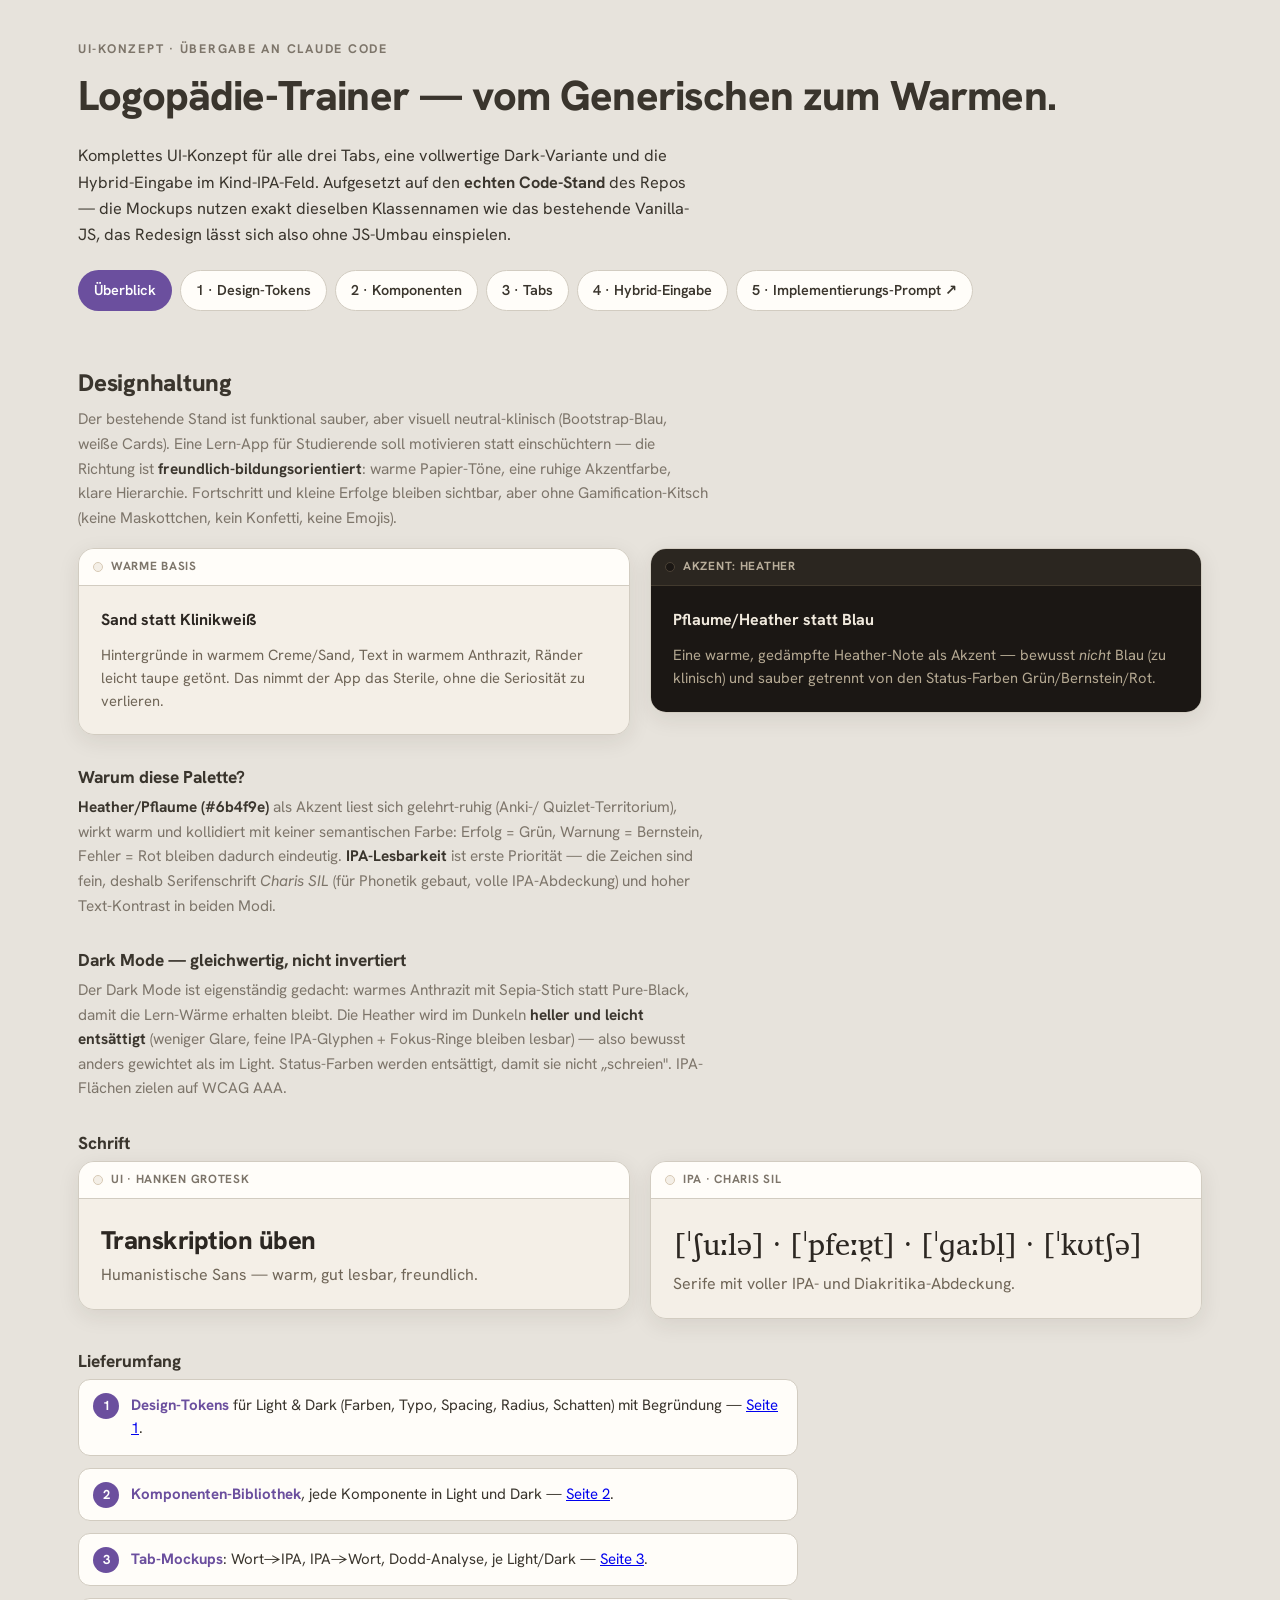
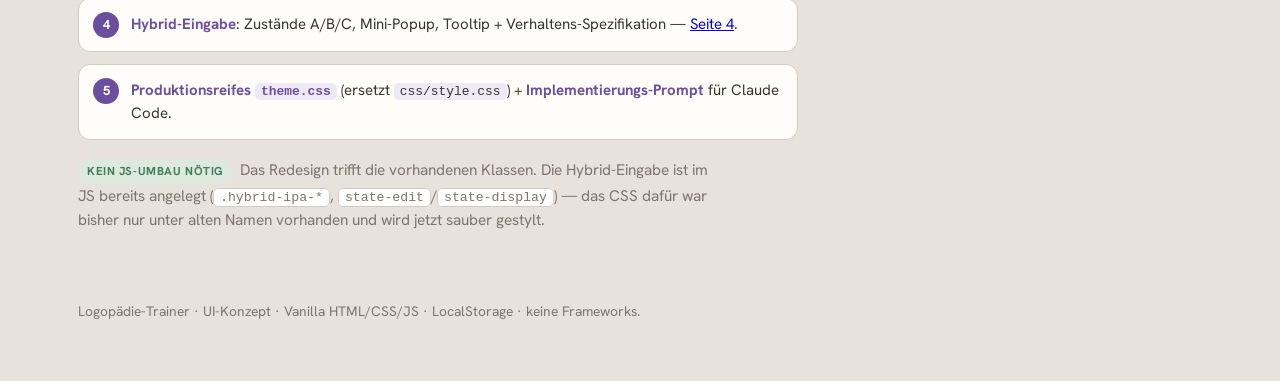
<file: design/index.html>
<!DOCTYPE html>
<html lang="de">
<head>
  <meta charset="UTF-8" />
  <meta name="viewport" content="width=device-width, initial-scale=1.0" />
  <title>Logopädie-Trainer · UI-Konzept & Mockups</title>
  <link rel="preconnect" href="https://fonts.googleapis.com" />
  <link rel="preconnect" href="https://fonts.gstatic.com" crossorigin />
  <link href="https://fonts.googleapis.com/css2?family=Charis+SIL:ital,wght@0,400;0,700;1,400&family=Hanken+Grotesk:wght@400;500;600;700;800&display=swap" rel="stylesheet" />
  <link rel="stylesheet" href="theme.css" />
  <link rel="stylesheet" href="studio.css" />
</head>
<body class="studio">
  <header class="studio-top">
    <div class="studio-kicker">UI-Konzept · Übergabe an Claude Code</div>
    <h1 class="studio-title">Logopädie-Trainer — vom Generischen zum Warmen.</h1>
    <p class="studio-lede">
      Komplettes UI-Konzept für alle drei Tabs, eine vollwertige Dark-Variante und die
      Hybrid-Eingabe im Kind-IPA-Feld. Aufgesetzt auf den <strong>echten Code-Stand</strong>
      des Repos — die Mockups nutzen exakt dieselben Klassennamen wie das bestehende
      Vanilla-JS, das Redesign lässt sich also ohne JS-Umbau einspielen.
    </p>

    <nav class="studio-nav">
      <a class="current" href="index.html">Überblick</a>
      <a href="01-tokens.html">1 · Design-Tokens</a>
      <a href="02-components.html">2 · Komponenten</a>
      <a href="03-tabs.html">3 · Tabs</a>
      <a href="04-hybrid.html">4 · Hybrid-Eingabe</a>
      <a href="IMPLEMENTATION_PROMPT.md">5 · Implementierungs-Prompt ↗</a>
    </nav>
  </header>

  <section class="mk-section">
    <h2 class="mk-h2">Designhaltung</h2>
    <p class="mk-note">
      Der bestehende Stand ist funktional sauber, aber visuell neutral-klinisch
      (Bootstrap-Blau, weiße Cards). Eine Lern-App für Studierende soll motivieren statt
      einschüchtern — die Richtung ist <strong>freundlich-bildungsorientiert</strong>:
      warme Papier-Töne, eine ruhige Akzentfarbe, klare Hierarchie. Fortschritt und
      kleine Erfolge bleiben sichtbar, aber ohne Gamification-Kitsch (keine Maskottchen,
      kein Konfetti, keine Emojis).
    </p>

    <div class="pair">
      <div class="frame">
        <div class="frame-label is-light"><span class="dot"></span>Warme Basis</div>
        <div class="demo theme-light">
          <p style="margin:0 0 12px;color:var(--text);font-weight:700;">Sand statt Klinikweiß</p>
          <p style="margin:0;color:var(--muted);font-size:.92rem;line-height:1.55;">
            Hintergründe in warmem Creme/Sand, Text in warmem Anthrazit, Ränder leicht
            taupe getönt. Das nimmt der App das Sterile, ohne die Seriosität zu verlieren.
          </p>
        </div>
      </div>
      <div class="frame">
        <div class="frame-label is-dark"><span class="dot"></span>Akzent: Heather</div>
        <div class="demo theme-dark">
          <p style="margin:0 0 12px;color:var(--text);font-weight:700;">Pflaume/Heather statt Blau</p>
          <p style="margin:0;color:var(--muted);font-size:.92rem;line-height:1.55;">
            Eine warme, gedämpfte Heather-Note als Akzent — bewusst <em>nicht</em> Blau
            (zu klinisch) und sauber getrennt von den Status-Farben Grün/Bernstein/Rot.
          </p>
        </div>
      </div>
    </div>

    <h3 class="mk-h3">Warum diese Palette?</h3>
    <p class="mk-note">
      <strong>Heather/Pflaume (#6b4f9e)</strong> als Akzent liest sich gelehrt-ruhig (Anki-/
      Quizlet-Territorium), wirkt warm und kollidiert mit keiner semantischen Farbe: Erfolg =
      Grün, Warnung = Bernstein, Fehler = Rot bleiben dadurch eindeutig. <strong>IPA-Lesbarkeit</strong>
      ist erste Priorität — die Zeichen sind fein, deshalb Serifenschrift <em>Charis SIL</em>
      (für Phonetik gebaut, volle IPA-Abdeckung) und hoher Text-Kontrast in beiden Modi.
    </p>

    <h3 class="mk-h3">Dark Mode — gleichwertig, nicht invertiert</h3>
    <p class="mk-note">
      Der Dark Mode ist eigenständig gedacht: warmes Anthrazit mit Sepia-Stich statt Pure-Black,
      damit die Lern-Wärme erhalten bleibt. Die Heather wird im Dunkeln <strong>heller und leicht
      entsättigt</strong> (weniger Glare, feine IPA-Glyphen + Fokus-Ringe bleiben lesbar) — also
      bewusst anders gewichtet als im Light. Status-Farben werden entsättigt, damit sie nicht
      „schreien". IPA-Flächen zielen auf WCAG AAA.
    </p>

    <h3 class="mk-h3">Schrift</h3>
    <div class="pair">
      <div class="frame">
        <div class="frame-label is-light"><span class="dot"></span>UI · Hanken Grotesk</div>
        <div class="demo theme-light">
          <div style="font-size:1.6rem;font-weight:800;letter-spacing:-.02em;color:var(--text);">Transkription üben</div>
          <div style="color:var(--muted);margin-top:4px;">Humanistische Sans — warm, gut lesbar, freundlich.</div>
        </div>
      </div>
      <div class="frame">
        <div class="frame-label is-light"><span class="dot"></span>IPA · Charis SIL</div>
        <div class="demo theme-light">
          <div class="ipa-text" style="font-size:1.9rem;color:var(--text);">[ˈʃuːlə] · [ˈpfeːɐ̯t] · [ˈɡaːbl̩] · [ˈkʊtʃə]</div>
          <div style="color:var(--muted);margin-top:6px;">Serife mit voller IPA- und Diakritika-Abdeckung.</div>
        </div>
      </div>
    </div>

    <h3 class="mk-h3">Lieferumfang</h3>
    <ul class="spec-list">
      <li><b>Design-Tokens</b> für Light & Dark (Farben, Typo, Spacing, Radius, Schatten) mit Begründung — <a href="01-tokens.html">Seite 1</a>.</li>
      <li><b>Komponenten-Bibliothek</b>, jede Komponente in Light und Dark — <a href="02-components.html">Seite 2</a>.</li>
      <li><b>Tab-Mockups</b>: Wort→IPA, IPA→Wort, Dodd-Analyse, je Light/Dark — <a href="03-tabs.html">Seite 3</a>.</li>
      <li><b>Hybrid-Eingabe</b>: Zustände A/B/C, Mini-Popup, Tooltip + Verhaltens-Spezifikation — <a href="04-hybrid.html">Seite 4</a>.</li>
      <li><b>Produktionsreifes <code>theme.css</code></b> (ersetzt <code>css/style.css</code>) + <b>Implementierungs-Prompt</b> für Claude Code.</li>
    </ul>

    <p class="mk-note" style="margin-top:18px;">
      <span class="mk-tag">Kein JS-Umbau nötig</span>&nbsp;
      Das Redesign trifft die vorhandenen Klassen. Die Hybrid-Eingabe ist im JS bereits
      angelegt (<code>.hybrid-ipa-*</code>, <code>state-edit</code>/<code>state-display</code>) —
      das CSS dafür war bisher nur unter alten Namen vorhanden und wird jetzt sauber gestylt.
    </p>
  </section>

  <footer class="studio-foot">
    Logopädie-Trainer · UI-Konzept · Vanilla HTML/CSS/JS · LocalStorage · keine Frameworks.
  </footer>
</body>
</html>
</file>
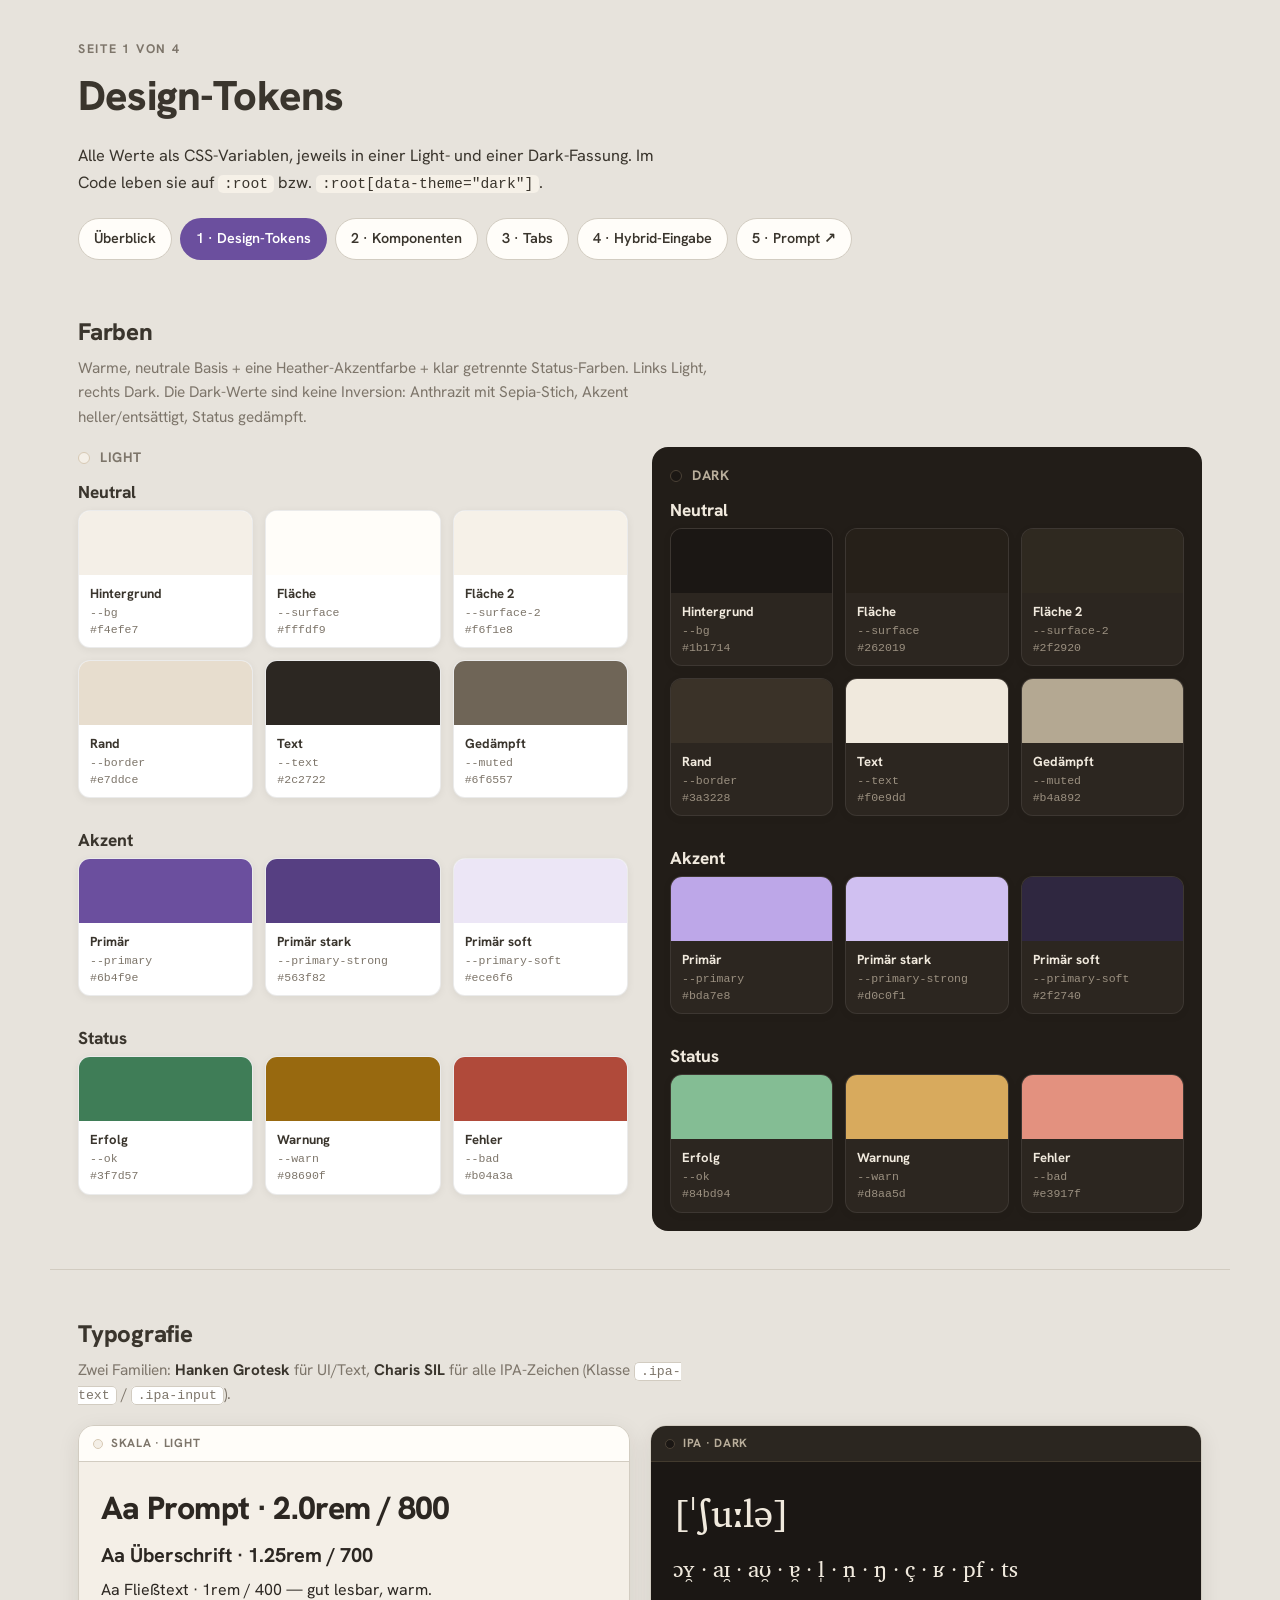
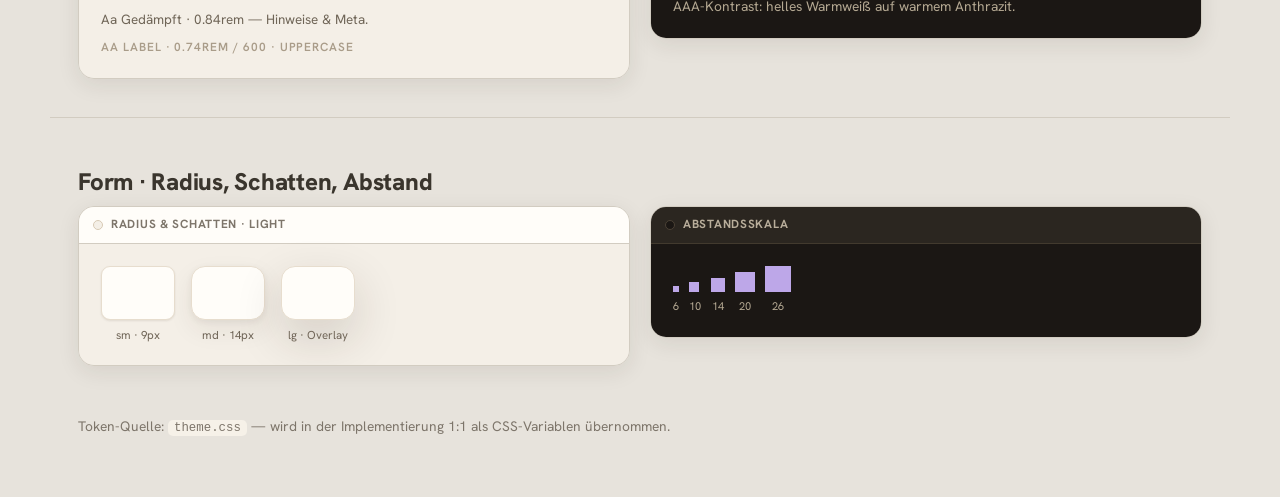
<file: design/01-tokens.html>
<!DOCTYPE html>
<html lang="de">
<head>
  <meta charset="UTF-8" />
  <meta name="viewport" content="width=device-width, initial-scale=1.0" />
  <title>1 · Design-Tokens · Logopädie-Trainer</title>
  <link rel="preconnect" href="https://fonts.googleapis.com" />
  <link rel="preconnect" href="https://fonts.gstatic.com" crossorigin />
  <link href="https://fonts.googleapis.com/css2?family=Charis+SIL:ital,wght@0,400;0,700;1,400&family=Hanken+Grotesk:wght@400;500;600;700;800&display=swap" rel="stylesheet" />
  <link rel="stylesheet" href="theme.css" />
  <link rel="stylesheet" href="studio.css" />
</head>
<body class="studio">
  <header class="studio-top">
    <div class="studio-kicker">Seite 1 von 4</div>
    <h1 class="studio-title">Design-Tokens</h1>
    <p class="studio-lede">
      Alle Werte als CSS-Variablen, jeweils in einer Light- und einer Dark-Fassung.
      Im Code leben sie auf <code>:root</code> bzw. <code>:root[data-theme="dark"]</code>.
    </p>
    <nav class="studio-nav">
      <a href="index.html">Überblick</a>
      <a class="current" href="01-tokens.html">1 · Design-Tokens</a>
      <a href="02-components.html">2 · Komponenten</a>
      <a href="03-tabs.html">3 · Tabs</a>
      <a href="04-hybrid.html">4 · Hybrid-Eingabe</a>
      <a href="IMPLEMENTATION_PROMPT.md">5 · Prompt ↗</a>
    </nav>
  </header>

  <section class="mk-section">
    <h2 class="mk-h2">Farben</h2>
    <p class="mk-note">
      Warme, neutrale Basis + eine Heather-Akzentfarbe + klar getrennte Status-Farben.
      Links Light, rechts Dark. Die Dark-Werte sind keine Inversion: Anthrazit mit Sepia-Stich,
      Akzent heller/entsättigt, Status gedämpft.
    </p>

    <div class="token-cols">
      <!-- LIGHT -->
      <div class="token-col">
        <div class="token-col-head"><span class="dot" style="width:12px;height:12px;border-radius:99px;background:#f4efe7;border:1px solid #d7c9b4;"></span> Light</div>

        <div class="mk-h3" style="margin-top:0;">Neutral</div>
        <div class="swatch-grid">
          <div class="swatch"><div class="swatch-chip" style="background:#f4efe7"></div><div class="swatch-meta"><div class="swatch-name">Hintergrund</div><div class="swatch-var">--bg</div><div class="swatch-hex">#f4efe7</div></div></div>
          <div class="swatch"><div class="swatch-chip" style="background:#fffdf9"></div><div class="swatch-meta"><div class="swatch-name">Fläche</div><div class="swatch-var">--surface</div><div class="swatch-hex">#fffdf9</div></div></div>
          <div class="swatch"><div class="swatch-chip" style="background:#f6f1e8"></div><div class="swatch-meta"><div class="swatch-name">Fläche 2</div><div class="swatch-var">--surface-2</div><div class="swatch-hex">#f6f1e8</div></div></div>
          <div class="swatch"><div class="swatch-chip" style="background:#e7ddce"></div><div class="swatch-meta"><div class="swatch-name">Rand</div><div class="swatch-var">--border</div><div class="swatch-hex">#e7ddce</div></div></div>
          <div class="swatch"><div class="swatch-chip" style="background:#2c2722"></div><div class="swatch-meta"><div class="swatch-name">Text</div><div class="swatch-var">--text</div><div class="swatch-hex">#2c2722</div></div></div>
          <div class="swatch"><div class="swatch-chip" style="background:#6f6557"></div><div class="swatch-meta"><div class="swatch-name">Gedämpft</div><div class="swatch-var">--muted</div><div class="swatch-hex">#6f6557</div></div></div>
        </div>

        <div class="mk-h3">Akzent</div>
        <div class="swatch-grid">
          <div class="swatch"><div class="swatch-chip" style="background:#6b4f9e"></div><div class="swatch-meta"><div class="swatch-name">Primär</div><div class="swatch-var">--primary</div><div class="swatch-hex">#6b4f9e</div></div></div>
          <div class="swatch"><div class="swatch-chip" style="background:#563f82"></div><div class="swatch-meta"><div class="swatch-name">Primär stark</div><div class="swatch-var">--primary-strong</div><div class="swatch-hex">#563f82</div></div></div>
          <div class="swatch"><div class="swatch-chip" style="background:#ece6f6"></div><div class="swatch-meta"><div class="swatch-name">Primär soft</div><div class="swatch-var">--primary-soft</div><div class="swatch-hex">#ece6f6</div></div></div>
        </div>

        <div class="mk-h3">Status</div>
        <div class="swatch-grid">
          <div class="swatch"><div class="swatch-chip" style="background:#3f7d57"></div><div class="swatch-meta"><div class="swatch-name">Erfolg</div><div class="swatch-var">--ok</div><div class="swatch-hex">#3f7d57</div></div></div>
          <div class="swatch"><div class="swatch-chip" style="background:#98690f"></div><div class="swatch-meta"><div class="swatch-name">Warnung</div><div class="swatch-var">--warn</div><div class="swatch-hex">#98690f</div></div></div>
          <div class="swatch"><div class="swatch-chip" style="background:#b04a3a"></div><div class="swatch-meta"><div class="swatch-name">Fehler</div><div class="swatch-var">--bad</div><div class="swatch-hex">#b04a3a</div></div></div>
        </div>
      </div>

      <!-- DARK -->
      <div class="token-col dark">
        <div class="token-col-head"><span class="dot" style="width:12px;height:12px;border-radius:99px;background:#1b1714;border:1px solid #4b4135;"></span> Dark</div>

        <div class="mk-h3" style="margin-top:0;color:#f0e9dd;">Neutral</div>
        <div class="swatch-grid">
          <div class="swatch"><div class="swatch-chip" style="background:#1b1714"></div><div class="swatch-meta"><div class="swatch-name">Hintergrund</div><div class="swatch-var">--bg</div><div class="swatch-hex">#1b1714</div></div></div>
          <div class="swatch"><div class="swatch-chip" style="background:#262019"></div><div class="swatch-meta"><div class="swatch-name">Fläche</div><div class="swatch-var">--surface</div><div class="swatch-hex">#262019</div></div></div>
          <div class="swatch"><div class="swatch-chip" style="background:#2f2920"></div><div class="swatch-meta"><div class="swatch-name">Fläche 2</div><div class="swatch-var">--surface-2</div><div class="swatch-hex">#2f2920</div></div></div>
          <div class="swatch"><div class="swatch-chip" style="background:#3a3228"></div><div class="swatch-meta"><div class="swatch-name">Rand</div><div class="swatch-var">--border</div><div class="swatch-hex">#3a3228</div></div></div>
          <div class="swatch"><div class="swatch-chip" style="background:#f0e9dd"></div><div class="swatch-meta"><div class="swatch-name">Text</div><div class="swatch-var">--text</div><div class="swatch-hex">#f0e9dd</div></div></div>
          <div class="swatch"><div class="swatch-chip" style="background:#b4a892"></div><div class="swatch-meta"><div class="swatch-name">Gedämpft</div><div class="swatch-var">--muted</div><div class="swatch-hex">#b4a892</div></div></div>
        </div>

        <div class="mk-h3" style="color:#f0e9dd;">Akzent</div>
        <div class="swatch-grid">
          <div class="swatch"><div class="swatch-chip" style="background:#bda7e8"></div><div class="swatch-meta"><div class="swatch-name">Primär</div><div class="swatch-var">--primary</div><div class="swatch-hex">#bda7e8</div></div></div>
          <div class="swatch"><div class="swatch-chip" style="background:#d0c0f1"></div><div class="swatch-meta"><div class="swatch-name">Primär stark</div><div class="swatch-var">--primary-strong</div><div class="swatch-hex">#d0c0f1</div></div></div>
          <div class="swatch"><div class="swatch-chip" style="background:#2f2740"></div><div class="swatch-meta"><div class="swatch-name">Primär soft</div><div class="swatch-var">--primary-soft</div><div class="swatch-hex">#2f2740</div></div></div>
        </div>

        <div class="mk-h3" style="color:#f0e9dd;">Status</div>
        <div class="swatch-grid">
          <div class="swatch"><div class="swatch-chip" style="background:#84bd94"></div><div class="swatch-meta"><div class="swatch-name">Erfolg</div><div class="swatch-var">--ok</div><div class="swatch-hex">#84bd94</div></div></div>
          <div class="swatch"><div class="swatch-chip" style="background:#d8aa5d"></div><div class="swatch-meta"><div class="swatch-name">Warnung</div><div class="swatch-var">--warn</div><div class="swatch-hex">#d8aa5d</div></div></div>
          <div class="swatch"><div class="swatch-chip" style="background:#e3917f"></div><div class="swatch-meta"><div class="swatch-name">Fehler</div><div class="swatch-var">--bad</div><div class="swatch-hex">#e3917f</div></div></div>
        </div>
      </div>
    </div>
  </section>

  <hr class="mk-divider" />

  <section class="mk-section">
    <h2 class="mk-h2">Typografie</h2>
    <p class="mk-note">
      Zwei Familien: <strong>Hanken Grotesk</strong> für UI/Text, <strong>Charis SIL</strong>
      für alle IPA-Zeichen (Klasse <code>.ipa-text</code> / <code>.ipa-input</code>).
    </p>
    <div class="pair">
      <div class="frame">
        <div class="frame-label is-light"><span class="dot"></span>Skala · Light</div>
        <div class="demo theme-light">
          <div style="color:var(--text);font-weight:800;font-size:2rem;letter-spacing:-.02em;">Aa Prompt · 2.0rem / 800</div>
          <div style="color:var(--text);font-weight:700;font-size:1.25rem;margin-top:8px;">Aa Überschrift · 1.25rem / 700</div>
          <div style="color:var(--text);font-size:1rem;margin-top:8px;">Aa Fließtext · 1rem / 400 — gut lesbar, warm.</div>
          <div style="color:var(--muted);font-size:.84rem;margin-top:8px;">Aa Gedämpft · 0.84rem — Hinweise & Meta.</div>
          <div style="color:var(--faint);font-size:.74rem;text-transform:uppercase;letter-spacing:.08em;margin-top:8px;font-weight:600;">Aa Label · 0.74rem / 600 · uppercase</div>
        </div>
      </div>
      <div class="frame">
        <div class="frame-label is-dark"><span class="dot"></span>IPA · Dark</div>
        <div class="demo theme-dark">
          <div class="ipa-text" style="color:var(--text);font-size:2.4rem;">[ˈʃuːlə]</div>
          <div class="ipa-text" style="color:var(--text);font-size:1.4rem;margin-top:10px;">ɔʏ̯ · aɪ̯ · aʊ̯ · ɐ̯ · l̩ · n̩ · ŋ · ç · ʁ · pf · ts</div>
          <div style="color:var(--muted);font-size:.86rem;margin-top:10px;">AAA-Kontrast: helles Warmweiß auf warmem Anthrazit.</div>
        </div>
      </div>
    </div>
  </section>

  <hr class="mk-divider" />

  <section class="mk-section">
    <h2 class="mk-h2">Form · Radius, Schatten, Abstand</h2>
    <div class="pair">
      <div class="frame">
        <div class="frame-label is-light"><span class="dot"></span>Radius & Schatten · Light</div>
        <div class="demo theme-light" style="display:flex;gap:16px;flex-wrap:wrap;align-items:flex-end;">
          <div style="text-align:center;"><div style="width:74px;height:54px;background:var(--surface);border:1px solid var(--border);border-radius:9px;box-shadow:var(--shadow-sm);"></div><div style="font-size:.72rem;color:var(--muted);margin-top:6px;">sm · 9px</div></div>
          <div style="text-align:center;"><div style="width:74px;height:54px;background:var(--surface);border:1px solid var(--border);border-radius:14px;box-shadow:var(--shadow-md);"></div><div style="font-size:.72rem;color:var(--muted);margin-top:6px;">md · 14px</div></div>
          <div style="text-align:center;"><div style="width:74px;height:54px;background:var(--surface);border:1px solid var(--border);border-radius:14px;box-shadow:var(--shadow-lg);"></div><div style="font-size:.72rem;color:var(--muted);margin-top:6px;">lg · Overlay</div></div>
        </div>
      </div>
      <div class="frame">
        <div class="frame-label is-dark"><span class="dot"></span>Abstandsskala</div>
        <div class="demo theme-dark" style="display:flex;gap:10px;align-items:flex-end;">
          <div style="text-align:center;"><div style="width:6px;height:6px;background:var(--primary);"></div><div style="font-size:.7rem;color:var(--muted);margin-top:6px;">6</div></div>
          <div style="text-align:center;"><div style="width:10px;height:10px;background:var(--primary);"></div><div style="font-size:.7rem;color:var(--muted);margin-top:6px;">10</div></div>
          <div style="text-align:center;"><div style="width:14px;height:14px;background:var(--primary);"></div><div style="font-size:.7rem;color:var(--muted);margin-top:6px;">14</div></div>
          <div style="text-align:center;"><div style="width:20px;height:20px;background:var(--primary);"></div><div style="font-size:.7rem;color:var(--muted);margin-top:6px;">20</div></div>
          <div style="text-align:center;"><div style="width:26px;height:26px;background:var(--primary);"></div><div style="font-size:.7rem;color:var(--muted);margin-top:6px;">26</div></div>
        </div>
      </div>
    </div>
  </section>

  <footer class="studio-foot">Token-Quelle: <code>theme.css</code> — wird in der Implementierung 1:1 als CSS-Variablen übernommen.</footer>
</body>
</html>
</file>
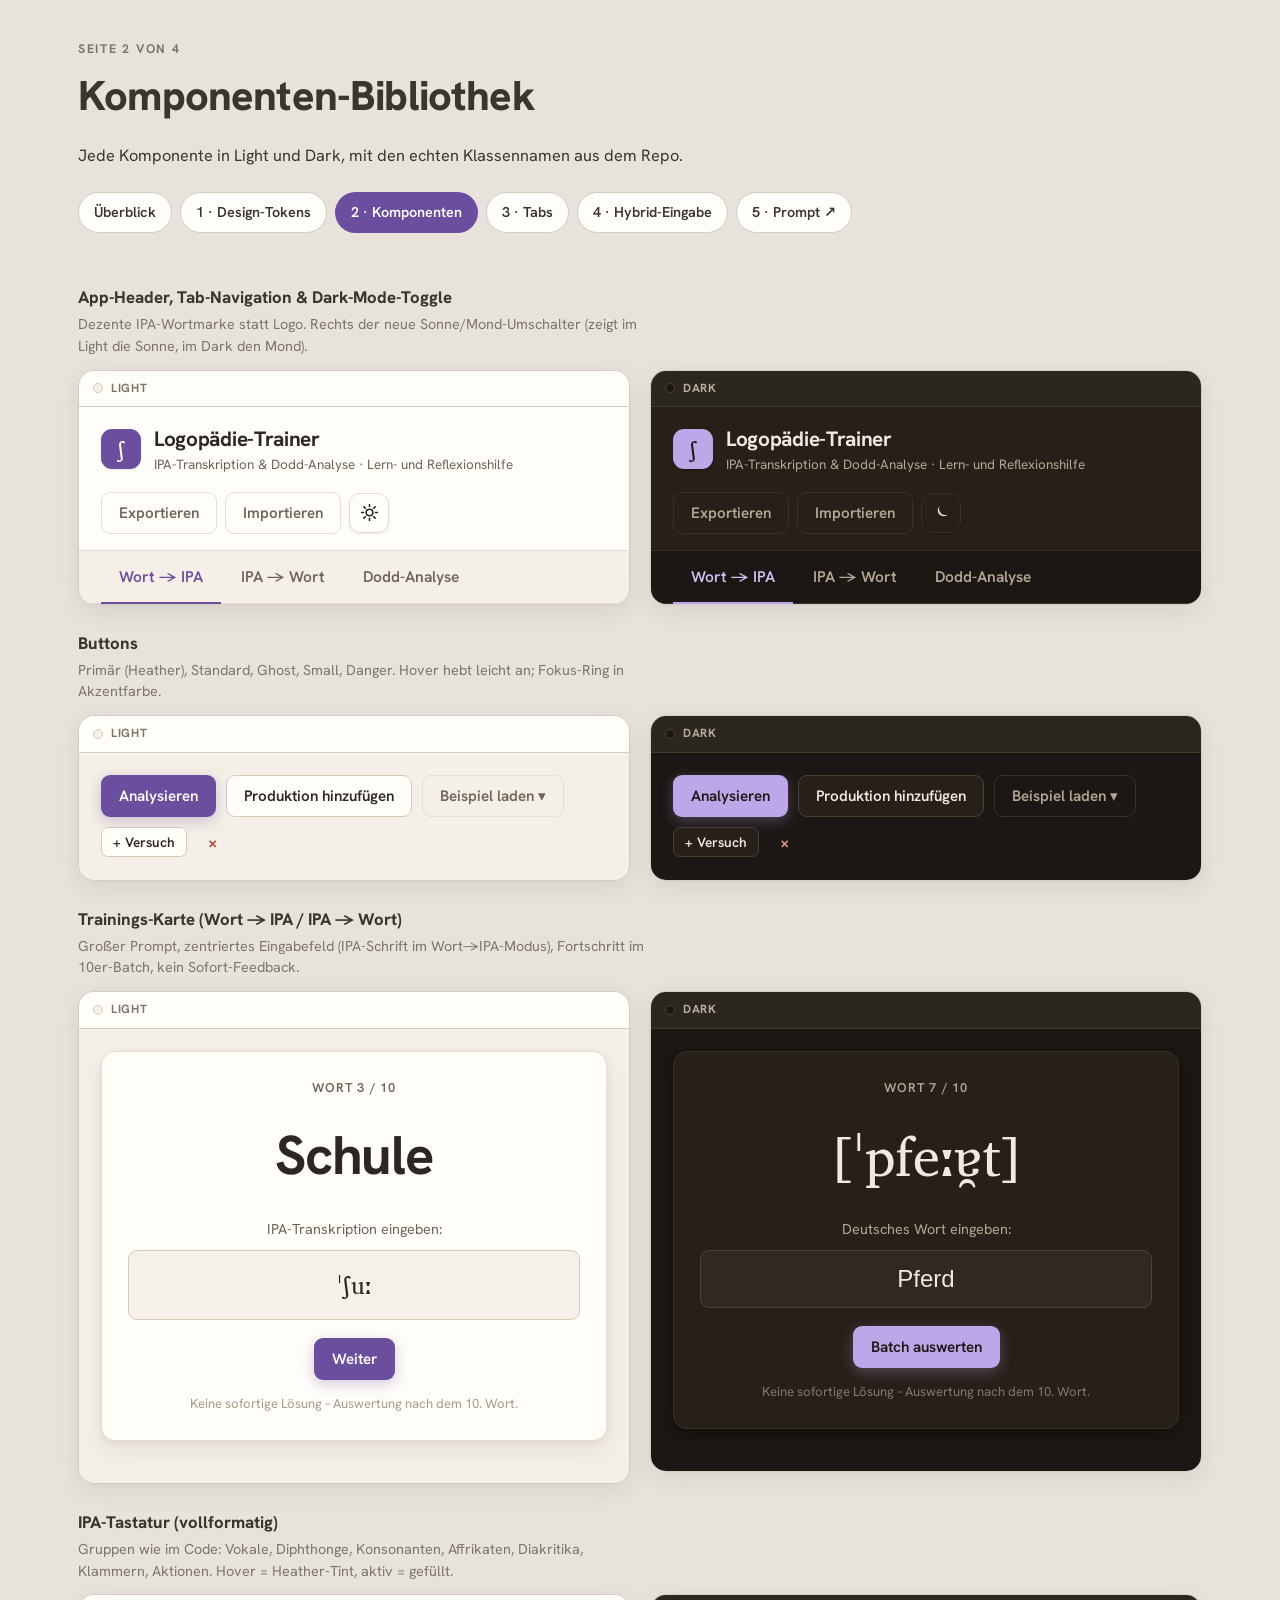
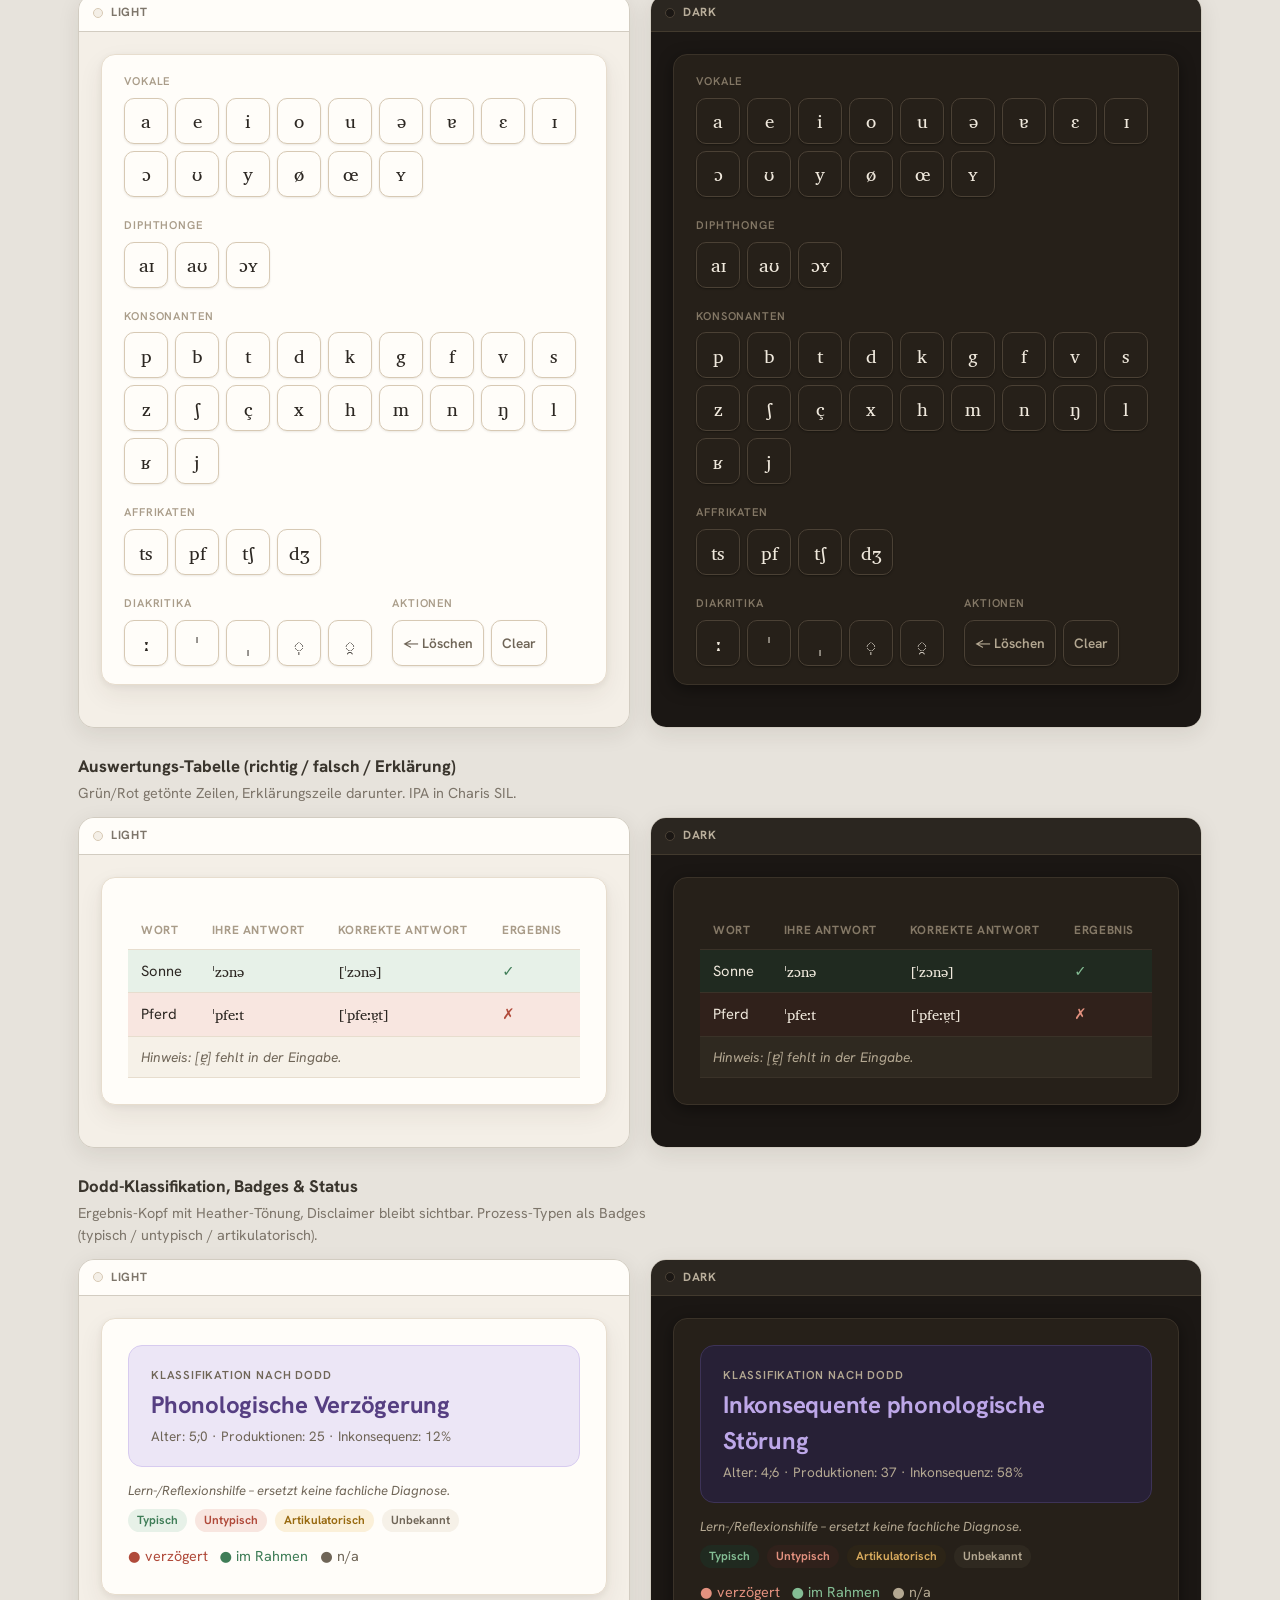
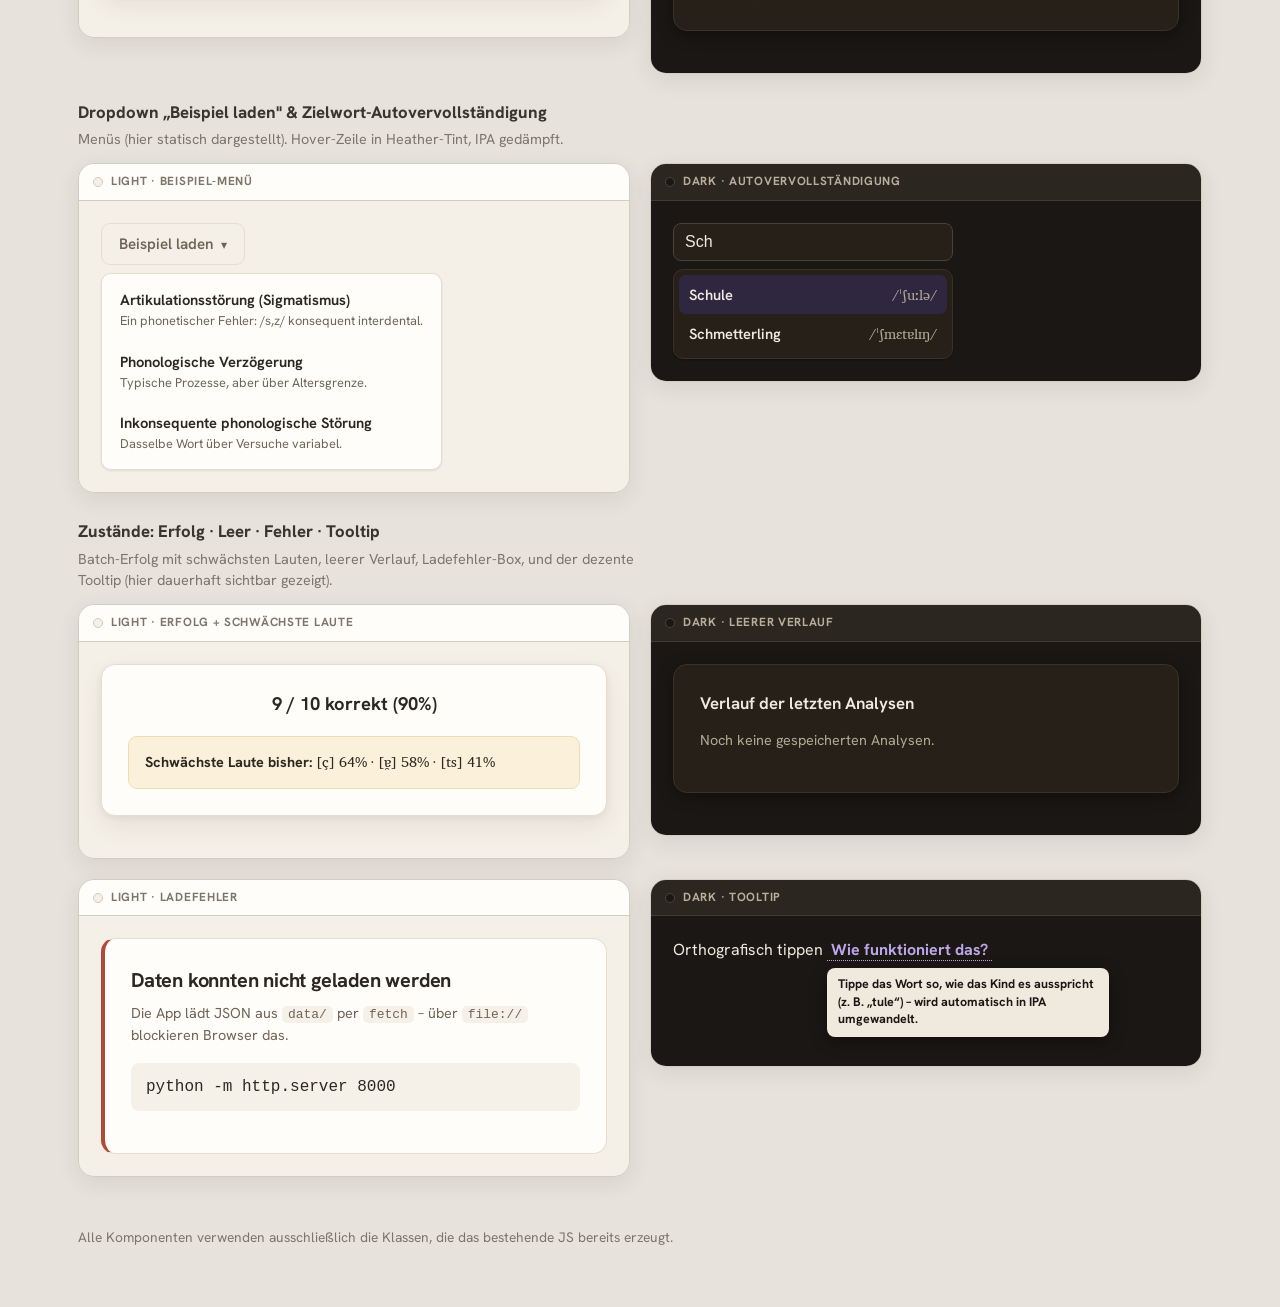
<file: design/02-components.html>
<!DOCTYPE html>
<html lang="de">
<head>
  <meta charset="UTF-8" />
  <meta name="viewport" content="width=device-width, initial-scale=1.0" />
  <title>2 · Komponenten · Logopädie-Trainer</title>
  <link rel="preconnect" href="https://fonts.googleapis.com" />
  <link rel="preconnect" href="https://fonts.gstatic.com" crossorigin />
  <link href="https://fonts.googleapis.com/css2?family=Charis+SIL:ital,wght@0,400;0,700;1,400&family=Hanken+Grotesk:wght@400;500;600;700;800&display=swap" rel="stylesheet" />
  <link rel="stylesheet" href="theme.css" />
  <link rel="stylesheet" href="studio.css" />
  <style>
    /* Mockup-only: Menüs in den Komponenten-Kacheln statisch zeigen */
    .demo .dropdown-menu.static,
    .demo .autocomplete-menu.static { position: static; box-shadow: var(--shadow-sm); margin-top: 8px; }
    .lt-tip.show::after { opacity: 1; transform: translateY(0); }
  </style>
</head>
<body class="studio">
  <header class="studio-top">
    <div class="studio-kicker">Seite 2 von 4</div>
    <h1 class="studio-title">Komponenten-Bibliothek</h1>
    <p class="studio-lede">Jede Komponente in Light und Dark, mit den echten Klassennamen aus dem Repo.</p>
    <nav class="studio-nav">
      <a href="index.html">Überblick</a>
      <a href="01-tokens.html">1 · Design-Tokens</a>
      <a class="current" href="02-components.html">2 · Komponenten</a>
      <a href="03-tabs.html">3 · Tabs</a>
      <a href="04-hybrid.html">4 · Hybrid-Eingabe</a>
      <a href="IMPLEMENTATION_PROMPT.md">5 · Prompt ↗</a>
    </nav>
  </header>

  <section class="mk-section">

    <!-- HEADER + TABS -->
    <div class="cmp">
      <div class="cmp-title">App-Header, Tab-Navigation & Dark-Mode-Toggle</div>
      <p class="cmp-desc">Dezente IPA-Wortmarke statt Logo. Rechts der neue Sonne/Mond-Umschalter (zeigt im Light die Sonne, im Dark den Mond).</p>
      <div class="pair">
        <div class="frame">
          <div class="frame-label is-light"><span class="dot"></span>Light</div>
          <div class="demo flush theme-light">
            <header class="app-header"><div class="app-header-inner">
              <div class="brand"><div><h1>Logopädie-Trainer</h1><p class="subtitle">IPA-Transkription &amp; Dodd-Analyse · Lern- und Reflexionshilfe</p></div></div>
              <div class="header-actions">
                <button class="btn btn-ghost" type="button">Exportieren</button>
                <button class="btn btn-ghost" type="button">Importieren</button>
                <button class="theme-toggle" type="button" aria-label="Theme wechseln">
                  <svg class="ico-sun" viewBox="0 0 24 24" fill="none" stroke="currentColor" stroke-width="2" stroke-linecap="round"><circle cx="12" cy="12" r="4.2"/><path d="M12 2v2.5M12 19.5V22M2 12h2.5M19.5 12H22M4.9 4.9l1.8 1.8M17.3 17.3l1.8 1.8M19.1 4.9l-1.8 1.8M6.7 17.3l-1.8 1.8"/></svg>
                  <svg class="ico-moon" viewBox="0 0 24 24" fill="currentColor"><path d="M20 14.5A8 8 0 019.5 4 7 7 0 1020 14.5z"/></svg>
                </button>
              </div>
            </div></header>
            <nav class="tabs">
              <button class="tab-btn active" type="button">Wort → IPA</button>
              <button class="tab-btn" type="button">IPA → Wort</button>
              <button class="tab-btn" type="button">Dodd-Analyse</button>
            </nav>
          </div>
        </div>
        <div class="frame">
          <div class="frame-label is-dark"><span class="dot"></span>Dark</div>
          <div class="demo flush theme-dark">
            <header class="app-header"><div class="app-header-inner">
              <div class="brand"><div><h1>Logopädie-Trainer</h1><p class="subtitle">IPA-Transkription &amp; Dodd-Analyse · Lern- und Reflexionshilfe</p></div></div>
              <div class="header-actions">
                <button class="btn btn-ghost" type="button">Exportieren</button>
                <button class="btn btn-ghost" type="button">Importieren</button>
                <button class="theme-toggle" type="button" aria-label="Theme wechseln">
                  <svg class="ico-sun" viewBox="0 0 24 24" fill="none" stroke="currentColor" stroke-width="2" stroke-linecap="round"><circle cx="12" cy="12" r="4.2"/><path d="M12 2v2.5M12 19.5V22M2 12h2.5M19.5 12H22M4.9 4.9l1.8 1.8M17.3 17.3l1.8 1.8M19.1 4.9l-1.8 1.8M6.7 17.3l-1.8 1.8"/></svg>
                  <svg class="ico-moon" viewBox="0 0 24 24" fill="currentColor"><path d="M20 14.5A8 8 0 019.5 4 7 7 0 1020 14.5z"/></svg>
                </button>
              </div>
            </div></header>
            <nav class="tabs">
              <button class="tab-btn active" type="button">Wort → IPA</button>
              <button class="tab-btn" type="button">IPA → Wort</button>
              <button class="tab-btn" type="button">Dodd-Analyse</button>
            </nav>
          </div>
        </div>
      </div>
    </div>

    <!-- BUTTONS -->
    <div class="cmp">
      <div class="cmp-title">Buttons</div>
      <p class="cmp-desc">Primär (Heather), Standard, Ghost, Small, Danger. Hover hebt leicht an; Fokus-Ring in Akzentfarbe.</p>
      <div class="pair">
        <div class="frame"><div class="frame-label is-light"><span class="dot"></span>Light</div>
          <div class="demo theme-light" style="display:flex;gap:10px;flex-wrap:wrap;align-items:center;">
            <button class="btn btn-primary">Analysieren</button>
            <button class="btn">Produktion hinzufügen</button>
            <button class="btn btn-ghost">Beispiel laden ▾</button>
            <button class="btn btn-small">+ Versuch</button>
            <button class="btn btn-danger">×</button>
          </div></div>
        <div class="frame"><div class="frame-label is-dark"><span class="dot"></span>Dark</div>
          <div class="demo theme-dark" style="display:flex;gap:10px;flex-wrap:wrap;align-items:center;">
            <button class="btn btn-primary">Analysieren</button>
            <button class="btn">Produktion hinzufügen</button>
            <button class="btn btn-ghost">Beispiel laden ▾</button>
            <button class="btn btn-small">+ Versuch</button>
            <button class="btn btn-danger">×</button>
          </div></div>
      </div>
    </div>

    <!-- TRAINER PROMPT + INPUT -->
    <div class="cmp">
      <div class="cmp-title">Trainings-Karte (Wort → IPA / IPA → Wort)</div>
      <p class="cmp-desc">Großer Prompt, zentriertes Eingabefeld (IPA-Schrift im Wort→IPA-Modus), Fortschritt im 10er-Batch, kein Sofort-Feedback.</p>
      <div class="pair">
        <div class="frame"><div class="frame-label is-light"><span class="dot"></span>Light</div>
          <div class="demo theme-light"><div class="card trainer">
            <div class="trainer-progress">Wort 3 / 10</div>
            <div class="trainer-prompt">Schule</div>
            <div class="trainer-label">IPA-Transkription eingeben:</div>
            <input class="trainer-input ipa-input ipa-text" value="ˈʃuː" />
            <button class="btn btn-primary">Weiter</button>
            <div class="trainer-hint">Keine sofortige Lösung – Auswertung nach dem 10. Wort.</div>
          </div></div></div>
        <div class="frame"><div class="frame-label is-dark"><span class="dot"></span>Dark</div>
          <div class="demo theme-dark"><div class="card trainer">
            <div class="trainer-progress">Wort 7 / 10</div>
            <div class="trainer-prompt ipa-text">[ˈpfeːɐ̯t]</div>
            <div class="trainer-label">Deutsches Wort eingeben:</div>
            <input class="trainer-input" value="Pferd" />
            <button class="btn btn-primary">Batch auswerten</button>
            <div class="trainer-hint">Keine sofortige Lösung – Auswertung nach dem 10. Wort.</div>
          </div></div></div>
      </div>
    </div>

    <!-- IPA KEYBOARD -->
    <div class="cmp">
      <div class="cmp-title">IPA-Tastatur (vollformatig)</div>
      <p class="cmp-desc">Gruppen wie im Code: Vokale, Diphthonge, Konsonanten, Affrikaten, Diakritika, Klammern, Aktionen. Hover = Heather-Tint, aktiv = gefüllt.</p>
      <div class="pair">
        <div class="frame"><div class="frame-label is-light"><span class="dot"></span>Light</div>
          <div class="demo theme-light"><div class="card kbd-card"><div class="ipa-keyboard">
            <div class="ipa-group"><div class="ipa-group-title">Vokale</div><div class="ipa-keys"><button class="ipa-key">a</button><button class="ipa-key">e</button><button class="ipa-key">i</button><button class="ipa-key">o</button><button class="ipa-key">u</button><button class="ipa-key">ə</button><button class="ipa-key">ɐ</button><button class="ipa-key">ɛ</button><button class="ipa-key">ɪ</button><button class="ipa-key">ɔ</button><button class="ipa-key">ʊ</button><button class="ipa-key">y</button><button class="ipa-key">ø</button><button class="ipa-key">œ</button><button class="ipa-key">ʏ</button></div></div>
            <div class="ipa-group"><div class="ipa-group-title">Diphthonge</div><div class="ipa-keys"><button class="ipa-key">aɪ</button><button class="ipa-key">aʊ</button><button class="ipa-key">ɔʏ</button></div></div>
            <div class="ipa-group"><div class="ipa-group-title">Konsonanten</div><div class="ipa-keys"><button class="ipa-key">p</button><button class="ipa-key">b</button><button class="ipa-key">t</button><button class="ipa-key">d</button><button class="ipa-key">k</button><button class="ipa-key">g</button><button class="ipa-key">f</button><button class="ipa-key">v</button><button class="ipa-key">s</button><button class="ipa-key">z</button><button class="ipa-key">ʃ</button><button class="ipa-key">ç</button><button class="ipa-key">x</button><button class="ipa-key">h</button><button class="ipa-key">m</button><button class="ipa-key">n</button><button class="ipa-key">ŋ</button><button class="ipa-key">l</button><button class="ipa-key">ʁ</button><button class="ipa-key">j</button></div></div>
            <div class="ipa-group"><div class="ipa-group-title">Affrikaten</div><div class="ipa-keys"><button class="ipa-key">ts</button><button class="ipa-key">pf</button><button class="ipa-key">tʃ</button><button class="ipa-key">dʒ</button></div></div>
            <div class="ipa-group"><div class="ipa-group-title">Diakritika</div><div class="ipa-keys"><button class="ipa-key">ː</button><button class="ipa-key">ˈ</button><button class="ipa-key">ˌ</button><button class="ipa-key">◌̩</button><button class="ipa-key">◌̯</button></div></div>
            <div class="ipa-group"><div class="ipa-group-title">Aktionen</div><div class="ipa-keys"><button class="ipa-key ipa-key-action">← Löschen</button><button class="ipa-key ipa-key-action">Clear</button></div></div>
          </div></div></div></div>
        <div class="frame"><div class="frame-label is-dark"><span class="dot"></span>Dark</div>
          <div class="demo theme-dark"><div class="card kbd-card"><div class="ipa-keyboard">
            <div class="ipa-group"><div class="ipa-group-title">Vokale</div><div class="ipa-keys"><button class="ipa-key">a</button><button class="ipa-key">e</button><button class="ipa-key">i</button><button class="ipa-key">o</button><button class="ipa-key">u</button><button class="ipa-key">ə</button><button class="ipa-key">ɐ</button><button class="ipa-key">ɛ</button><button class="ipa-key">ɪ</button><button class="ipa-key">ɔ</button><button class="ipa-key">ʊ</button><button class="ipa-key">y</button><button class="ipa-key">ø</button><button class="ipa-key">œ</button><button class="ipa-key">ʏ</button></div></div>
            <div class="ipa-group"><div class="ipa-group-title">Diphthonge</div><div class="ipa-keys"><button class="ipa-key">aɪ</button><button class="ipa-key">aʊ</button><button class="ipa-key">ɔʏ</button></div></div>
            <div class="ipa-group"><div class="ipa-group-title">Konsonanten</div><div class="ipa-keys"><button class="ipa-key">p</button><button class="ipa-key">b</button><button class="ipa-key">t</button><button class="ipa-key">d</button><button class="ipa-key">k</button><button class="ipa-key">g</button><button class="ipa-key">f</button><button class="ipa-key">v</button><button class="ipa-key">s</button><button class="ipa-key">z</button><button class="ipa-key">ʃ</button><button class="ipa-key">ç</button><button class="ipa-key">x</button><button class="ipa-key">h</button><button class="ipa-key">m</button><button class="ipa-key">n</button><button class="ipa-key">ŋ</button><button class="ipa-key">l</button><button class="ipa-key">ʁ</button><button class="ipa-key">j</button></div></div>
            <div class="ipa-group"><div class="ipa-group-title">Affrikaten</div><div class="ipa-keys"><button class="ipa-key">ts</button><button class="ipa-key">pf</button><button class="ipa-key">tʃ</button><button class="ipa-key">dʒ</button></div></div>
            <div class="ipa-group"><div class="ipa-group-title">Diakritika</div><div class="ipa-keys"><button class="ipa-key">ː</button><button class="ipa-key">ˈ</button><button class="ipa-key">ˌ</button><button class="ipa-key">◌̩</button><button class="ipa-key">◌̯</button></div></div>
            <div class="ipa-group"><div class="ipa-group-title">Aktionen</div><div class="ipa-keys"><button class="ipa-key ipa-key-action">← Löschen</button><button class="ipa-key ipa-key-action">Clear</button></div></div>
          </div></div></div></div>
      </div>
    </div>

    <!-- RESULT TABLE -->
    <div class="cmp">
      <div class="cmp-title">Auswertungs-Tabelle (richtig / falsch / Erklärung)</div>
      <p class="cmp-desc">Grün/Rot getönte Zeilen, Erklärungszeile darunter. IPA in Charis SIL.</p>
      <div class="pair">
        <div class="frame"><div class="frame-label is-light"><span class="dot"></span>Light</div>
          <div class="demo theme-light"><div class="card"><table class="result-table">
            <thead><tr><th>Wort</th><th>Ihre Antwort</th><th>Korrekte Antwort</th><th>Ergebnis</th></tr></thead>
            <tbody>
              <tr class="row-ok"><td>Sonne</td><td class="ipa-text">ˈzɔnə</td><td class="ipa-text">[ˈzɔnə]</td><td class="mark-ok">✓</td></tr>
              <tr class="row-bad"><td>Pferd</td><td class="ipa-text">ˈpfeːt</td><td class="ipa-text">[ˈpfeːɐ̯t]</td><td class="mark-bad">✗</td></tr>
              <tr class="row-explain"><td colspan="4" class="explain">Hinweis: [ɐ̯] fehlt in der Eingabe.</td></tr>
            </tbody>
          </table></div></div></div>
        <div class="frame"><div class="frame-label is-dark"><span class="dot"></span>Dark</div>
          <div class="demo theme-dark"><div class="card"><table class="result-table">
            <thead><tr><th>Wort</th><th>Ihre Antwort</th><th>Korrekte Antwort</th><th>Ergebnis</th></tr></thead>
            <tbody>
              <tr class="row-ok"><td>Sonne</td><td class="ipa-text">ˈzɔnə</td><td class="ipa-text">[ˈzɔnə]</td><td class="mark-ok">✓</td></tr>
              <tr class="row-bad"><td>Pferd</td><td class="ipa-text">ˈpfeːt</td><td class="ipa-text">[ˈpfeːɐ̯t]</td><td class="mark-bad">✗</td></tr>
              <tr class="row-explain"><td colspan="4" class="explain">Hinweis: [ɐ̯] fehlt in der Eingabe.</td></tr>
            </tbody>
          </table></div></div></div>
      </div>
    </div>

    <!-- KLASSIFIKATION + BADGES -->
    <div class="cmp">
      <div class="cmp-title">Dodd-Klassifikation, Badges & Status</div>
      <p class="cmp-desc">Ergebnis-Kopf mit Heather-Tönung, Disclaimer bleibt sichtbar. Prozess-Typen als Badges (typisch / untypisch / artikulatorisch).</p>
      <div class="pair">
        <div class="frame"><div class="frame-label is-light"><span class="dot"></span>Light</div>
          <div class="demo theme-light"><div class="card">
            <div class="dodd-klass">
              <div class="dodd-klass-label">Klassifikation nach Dodd</div>
              <div class="dodd-klass-value">Phonologische Verzögerung</div>
              <div class="dodd-klass-meta">Alter: 5;0 · Produktionen: 25 · Inkonsequenz: 12%</div>
            </div>
            <p class="dodd-disclaimer">Lern-/Reflexionshilfe – ersetzt keine fachliche Diagnose.</p>
            <div style="display:flex;gap:8px;flex-wrap:wrap;margin-top:6px;">
              <span class="badge badge-typisch">typisch</span>
              <span class="badge badge-untypisch">untypisch</span>
              <span class="badge badge-artikulatorisch">artikulatorisch</span>
              <span class="badge badge-unbekannt">unbekannt</span>
            </div>
            <p style="margin:14px 0 0;font-size:.9rem;"><span class="status-bad">● verzögert</span> &nbsp; <span class="status-ok">● im Rahmen</span> &nbsp; <span class="status-neutral">● n/a</span></p>
          </div></div></div>
        <div class="frame"><div class="frame-label is-dark"><span class="dot"></span>Dark</div>
          <div class="demo theme-dark"><div class="card">
            <div class="dodd-klass">
              <div class="dodd-klass-label">Klassifikation nach Dodd</div>
              <div class="dodd-klass-value">Inkonsequente phonologische Störung</div>
              <div class="dodd-klass-meta">Alter: 4;6 · Produktionen: 37 · Inkonsequenz: 58%</div>
            </div>
            <p class="dodd-disclaimer">Lern-/Reflexionshilfe – ersetzt keine fachliche Diagnose.</p>
            <div style="display:flex;gap:8px;flex-wrap:wrap;margin-top:6px;">
              <span class="badge badge-typisch">typisch</span>
              <span class="badge badge-untypisch">untypisch</span>
              <span class="badge badge-artikulatorisch">artikulatorisch</span>
              <span class="badge badge-unbekannt">unbekannt</span>
            </div>
            <p style="margin:14px 0 0;font-size:.9rem;"><span class="status-bad">● verzögert</span> &nbsp; <span class="status-ok">● im Rahmen</span> &nbsp; <span class="status-neutral">● n/a</span></p>
          </div></div></div>
      </div>
    </div>

    <!-- DROPDOWN + AUTOCOMPLETE -->
    <div class="cmp">
      <div class="cmp-title">Dropdown „Beispiel laden" & Zielwort-Autovervollständigung</div>
      <p class="cmp-desc">Menüs (hier statisch dargestellt). Hover-Zeile in Heather-Tint, IPA gedämpft.</p>
      <div class="pair">
        <div class="frame"><div class="frame-label is-light"><span class="dot"></span>Light · Beispiel-Menü</div>
          <div class="demo theme-light tall"><div class="dropdown">
            <button class="btn btn-ghost dropdown-toggle">Beispiel laden <span class="caret">▾</span></button>
            <div class="dropdown-menu static">
              <button class="dropdown-item"><span class="dropdown-item-title">Artikulationsstörung (Sigmatismus)</span><span class="dropdown-item-desc">Ein phonetischer Fehler: /s,z/ konsequent interdental.</span></button>
              <button class="dropdown-item"><span class="dropdown-item-title">Phonologische Verzögerung</span><span class="dropdown-item-desc">Typische Prozesse, aber über Altersgrenze.</span></button>
              <button class="dropdown-item"><span class="dropdown-item-title">Inkonsequente phonologische Störung</span><span class="dropdown-item-desc">Dasselbe Wort über Versuche variabel.</span></button>
            </div>
          </div></div></div>
        <div class="frame"><div class="frame-label is-dark"><span class="dot"></span>Dark · Autovervollständigung</div>
          <div class="demo theme-dark tall"><div class="autocomplete-wrap" style="max-width:280px;">
            <input class="zielwort-input" value="Sch" />
            <div class="autocomplete-menu static">
              <button class="autocomplete-item active"><span class="autocomplete-wort">Schule</span><span class="autocomplete-ipa ipa-text">/ˈʃuːlə/</span></button>
              <button class="autocomplete-item"><span class="autocomplete-wort">Schmetterling</span><span class="autocomplete-ipa ipa-text">/ˈʃmɛtɐlɪŋ/</span></button>
            </div>
          </div></div></div>
      </div>
    </div>

    <!-- STATES -->
    <div class="cmp">
      <div class="cmp-title">Zustände: Erfolg · Leer · Fehler · Tooltip</div>
      <p class="cmp-desc">Batch-Erfolg mit schwächsten Lauten, leerer Verlauf, Ladefehler-Box, und der dezente Tooltip (hier dauerhaft sichtbar gezeigt).</p>
      <div class="pair">
        <div class="frame"><div class="frame-label is-light"><span class="dot"></span>Light · Erfolg + Schwächste Laute</div>
          <div class="demo theme-light"><div class="card" style="text-align:center;">
            <div class="trainer-score">9 / 10 korrekt (90%)</div>
            <div class="weak-box"><strong>Schwächste Laute bisher: </strong><span class="ipa-text">[ç] 64% · [ɐ̯] 58% · [ts] 41%</span></div>
          </div></div></div>
        <div class="frame"><div class="frame-label is-dark"><span class="dot"></span>Dark · Leerer Verlauf</div>
          <div class="demo theme-dark"><div class="card">
            <h3>Verlauf der letzten Analysen</h3>
            <p class="muted">Noch keine gespeicherten Analysen.</p>
          </div></div></div>
      </div>
      <div class="pair" style="margin-top:20px;">
        <div class="frame"><div class="frame-label is-light"><span class="dot"></span>Light · Ladefehler</div>
          <div class="demo theme-light"><div class="error-box">
            <h2>Daten konnten nicht geladen werden</h2>
            <p class="muted" style="margin:8px 0 10px;">Die App lädt JSON aus <code>data/</code> per <code>fetch</code> – über <code>file://</code> blockieren Browser das.</p>
            <pre>python -m http.server 8000</pre>
          </div></div></div>
        <div class="frame"><div class="frame-label is-dark"><span class="dot"></span>Dark · Tooltip</div>
          <div class="demo theme-dark" style="min-height:150px;">
            <p style="color:var(--text);margin:0 0 60px;">Orthografisch tippen
              <span class="lt-tip show" data-tip="Tippe das Wort so, wie das Kind es ausspricht (z. B. „tule“) – wird automatisch in IPA umgewandelt." style="color:var(--primary);font-weight:700;cursor:help;border-bottom:1.5px dotted var(--primary);">&nbsp;Wie funktioniert das?&nbsp;</span>
            </p>
          </div></div>
      </div>
    </div>

  </section>

  <footer class="studio-foot">Alle Komponenten verwenden ausschließlich die Klassen, die das bestehende JS bereits erzeugt.</footer>
</body>
</html>
</file>
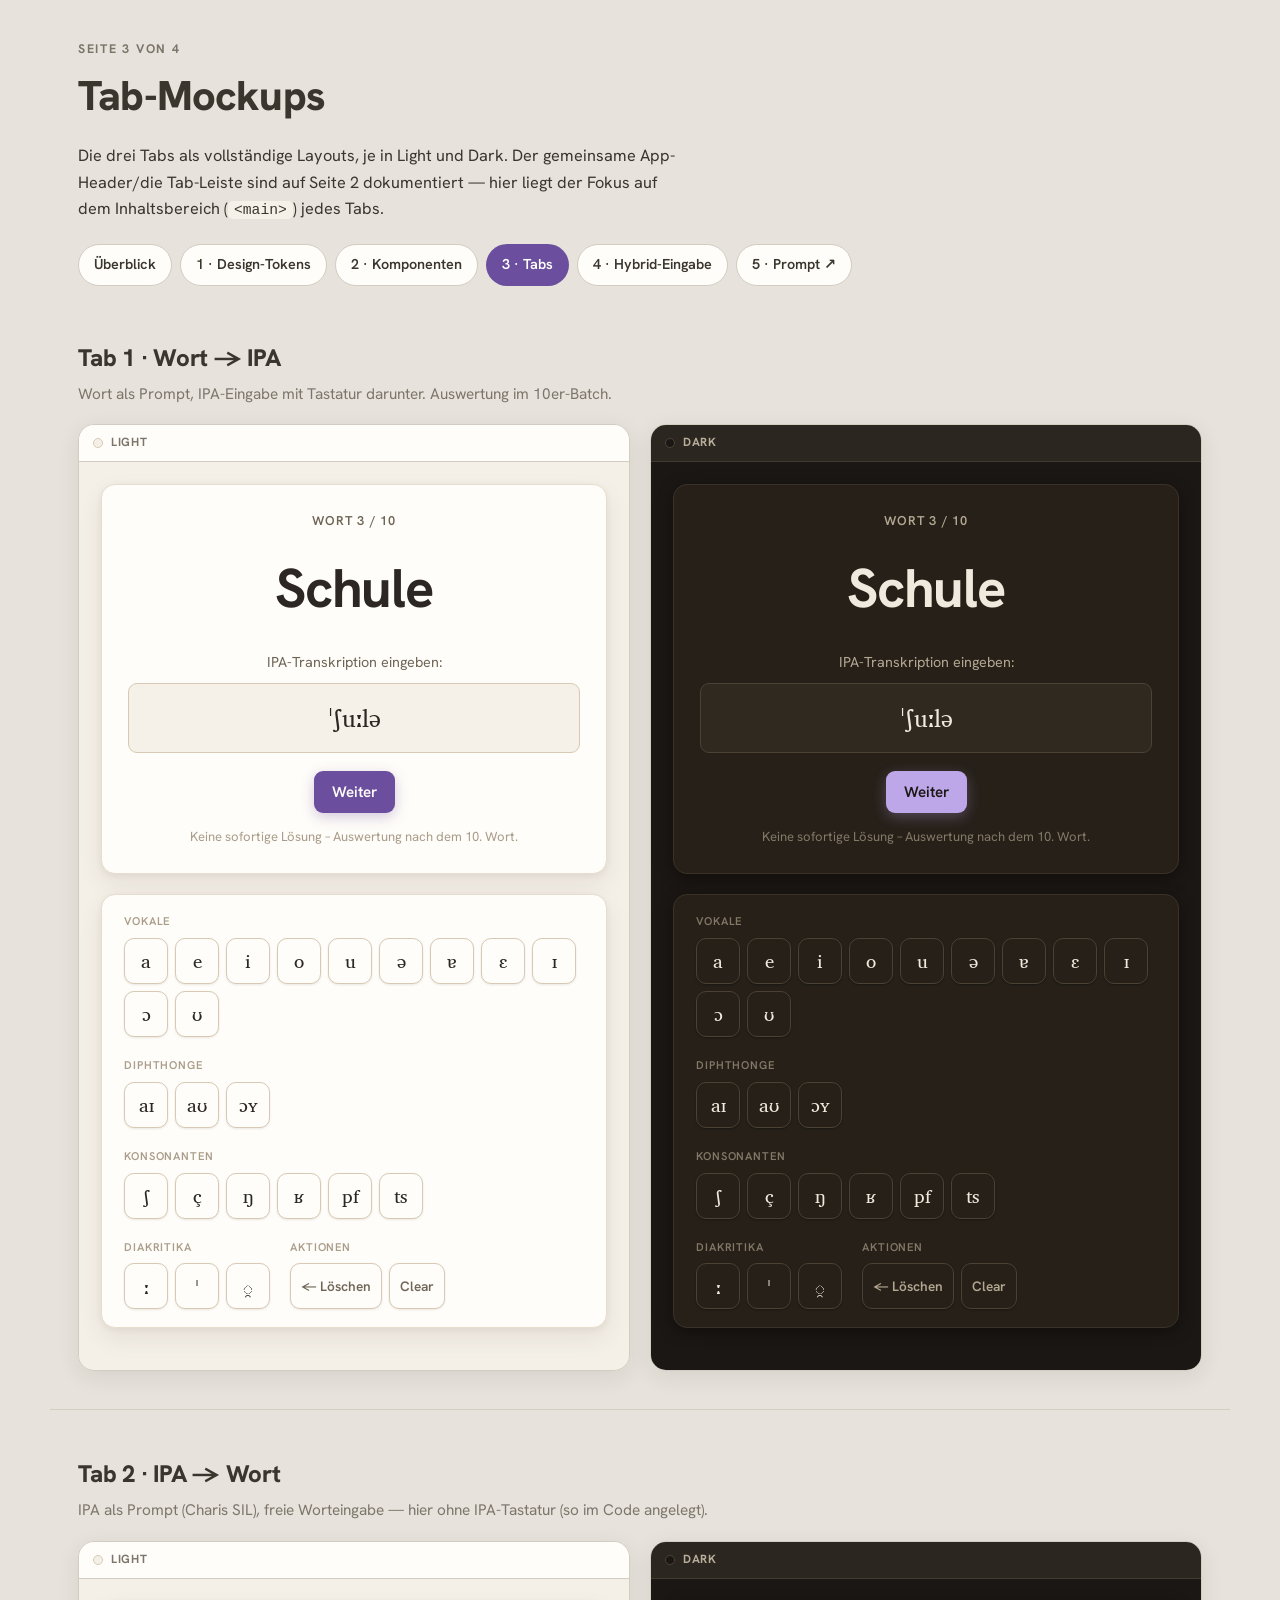
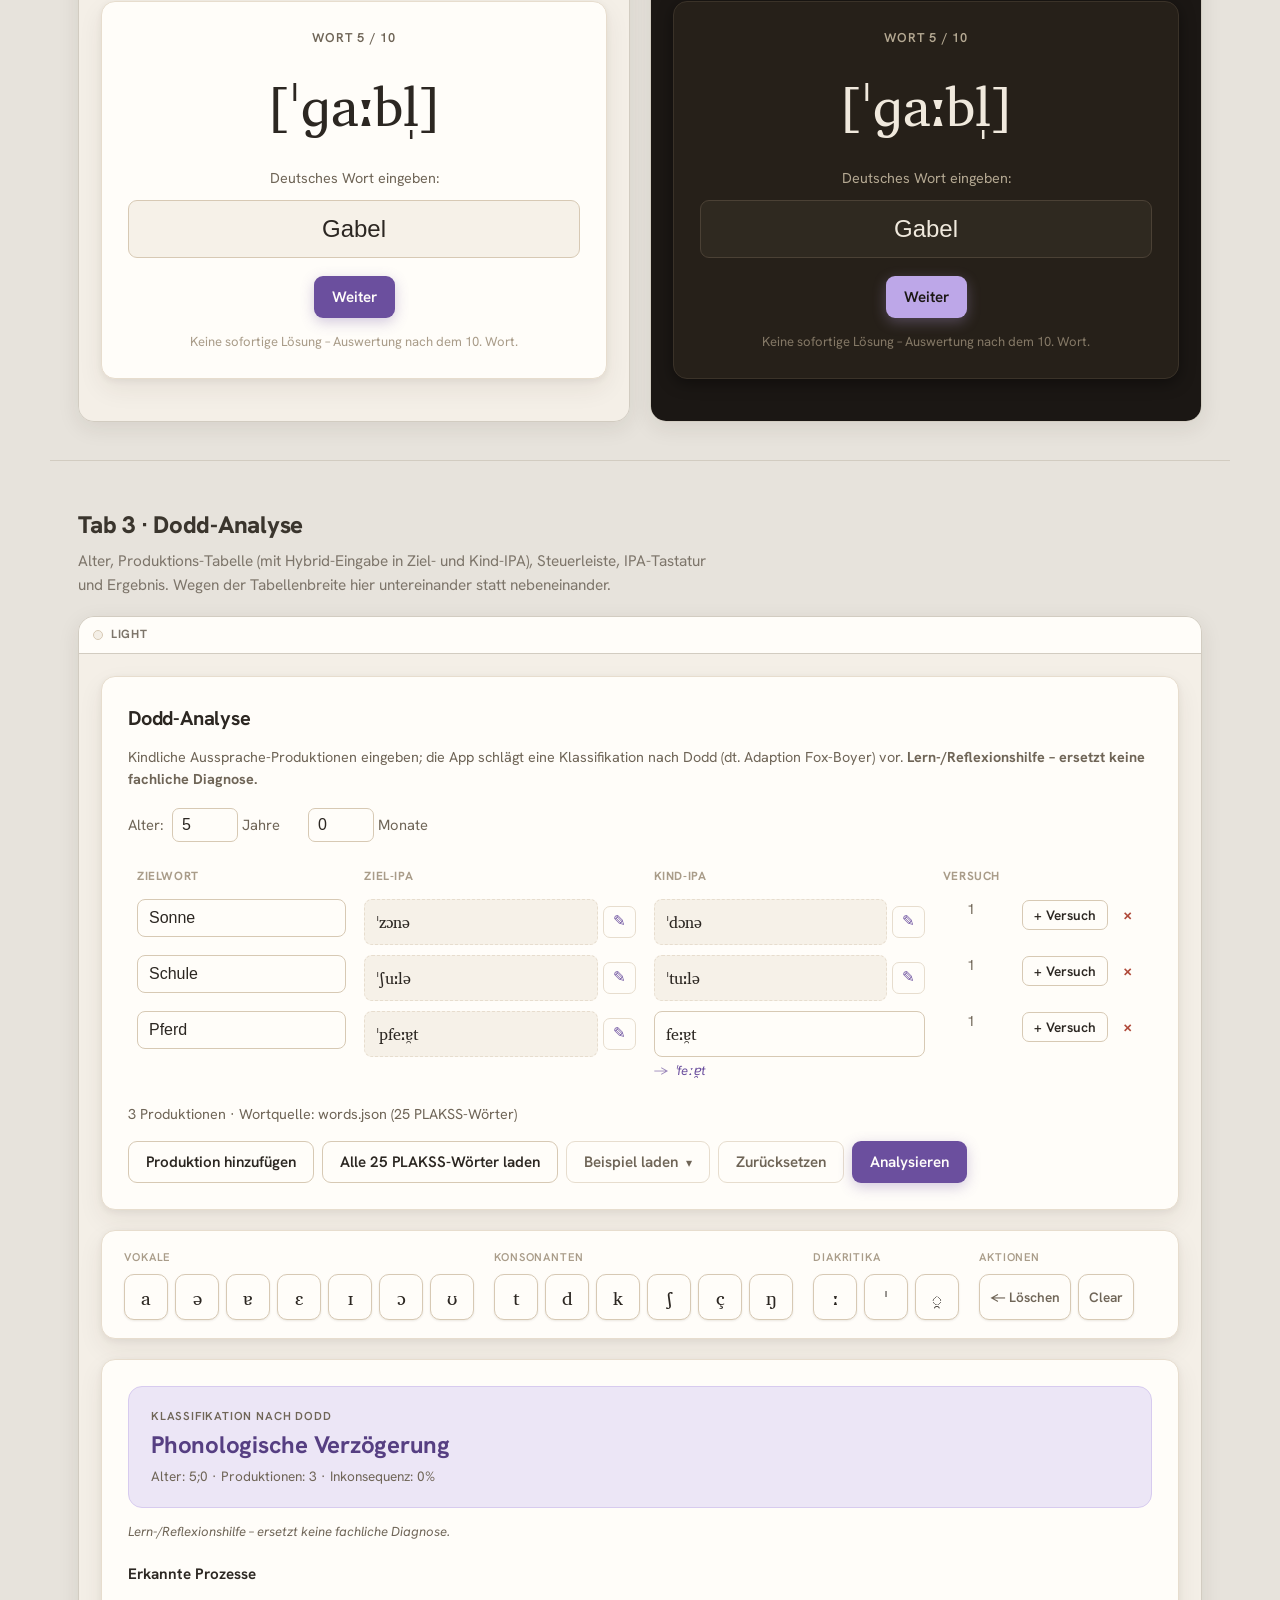
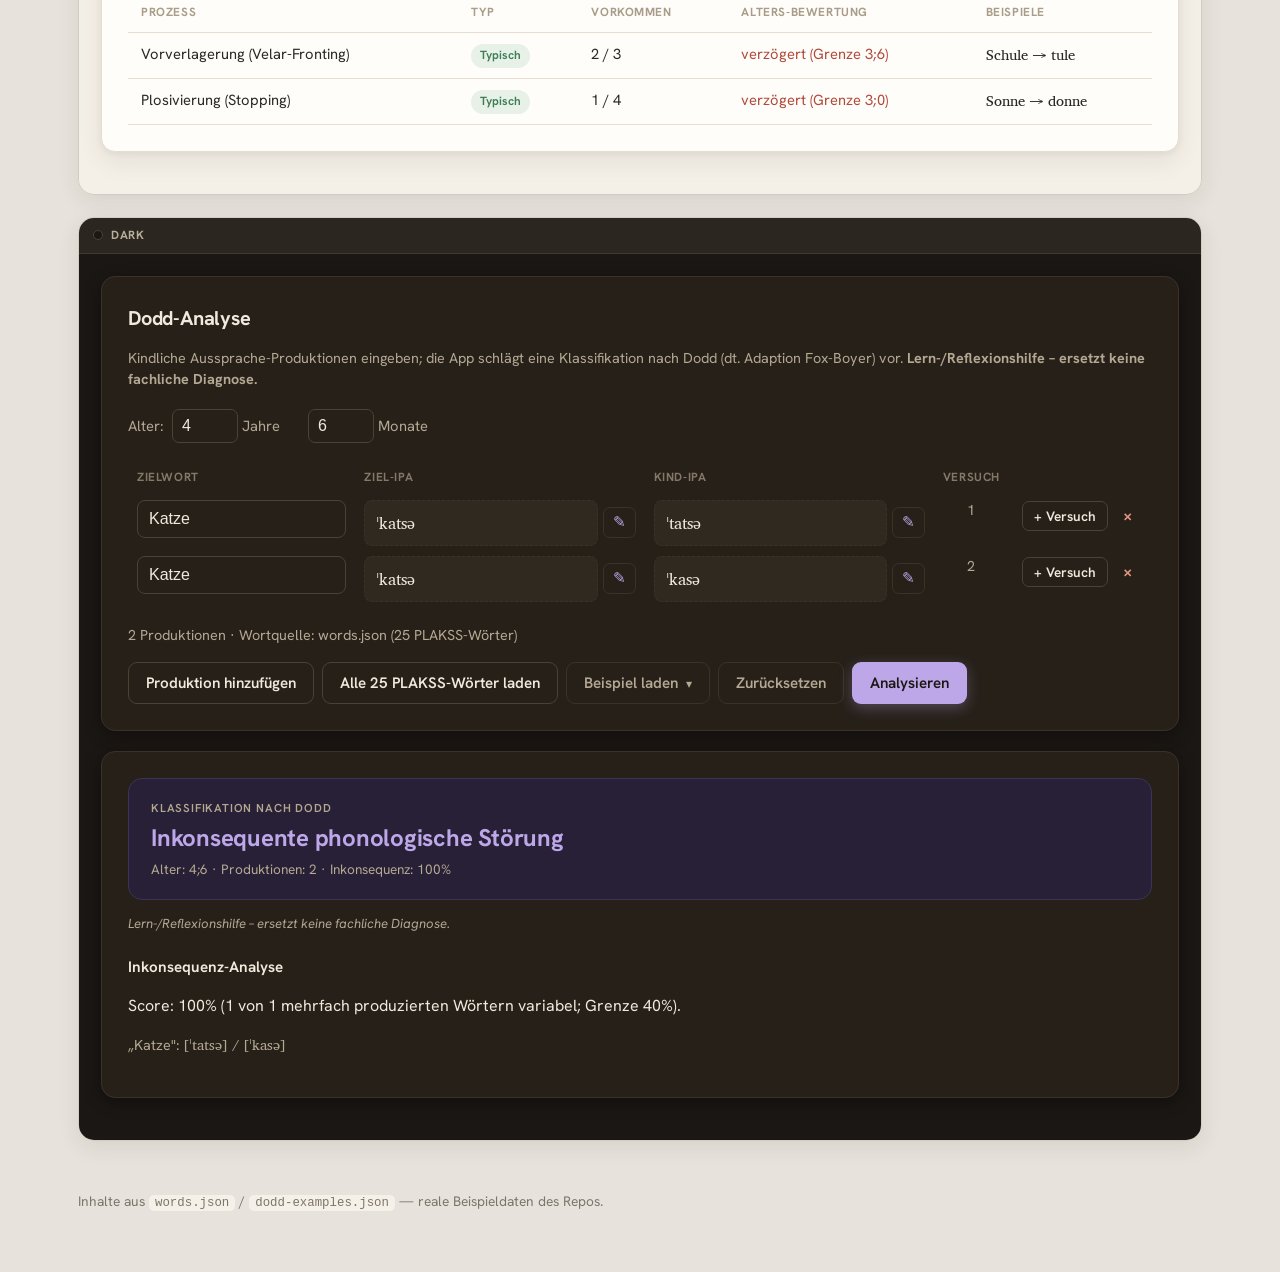
<file: design/03-tabs.html>
<!DOCTYPE html>
<html lang="de">
<head>
  <meta charset="UTF-8" />
  <meta name="viewport" content="width=device-width, initial-scale=1.0" />
  <title>3 · Tabs · Logopädie-Trainer</title>
  <link rel="preconnect" href="https://fonts.googleapis.com" />
  <link rel="preconnect" href="https://fonts.gstatic.com" crossorigin />
  <link href="https://fonts.googleapis.com/css2?family=Charis+SIL:ital,wght@0,400;0,700;1,400&family=Hanken+Grotesk:wght@400;500;600;700;800&display=swap" rel="stylesheet" />
  <link rel="stylesheet" href="theme.css" />
  <link rel="stylesheet" href="studio.css" />
  <style>
    .demo .dropdown-menu.static { position: static; box-shadow: var(--shadow-sm); margin-top: 8px; }
  </style>
</head>
<body class="studio">
  <header class="studio-top">
    <div class="studio-kicker">Seite 3 von 4</div>
    <h1 class="studio-title">Tab-Mockups</h1>
    <p class="studio-lede">
      Die drei Tabs als vollständige Layouts, je in Light und Dark. Der gemeinsame
      App-Header/die Tab-Leiste sind auf Seite 2 dokumentiert — hier liegt der Fokus auf
      dem Inhaltsbereich (<code>&lt;main&gt;</code>) jedes Tabs.
    </p>
    <nav class="studio-nav">
      <a href="index.html">Überblick</a>
      <a href="01-tokens.html">1 · Design-Tokens</a>
      <a href="02-components.html">2 · Komponenten</a>
      <a class="current" href="03-tabs.html">3 · Tabs</a>
      <a href="04-hybrid.html">4 · Hybrid-Eingabe</a>
      <a href="IMPLEMENTATION_PROMPT.md">5 · Prompt ↗</a>
    </nav>
  </header>

  <!-- ============ TAB 1: Wort → IPA ============ -->
  <section class="mk-section">
    <h2 class="mk-h2">Tab 1 · Wort → IPA</h2>
    <p class="mk-note">Wort als Prompt, IPA-Eingabe mit Tastatur darunter. Auswertung im 10er-Batch.</p>
    <div class="pair">
      <div class="frame"><div class="frame-label is-light"><span class="dot"></span>Light</div>
        <div class="demo theme-light">
          <div class="card trainer">
            <div class="trainer-progress">Wort 3 / 10</div>
            <div class="trainer-prompt">Schule</div>
            <div class="trainer-label">IPA-Transkription eingeben:</div>
            <input class="trainer-input ipa-input ipa-text" value="ˈʃuːlə" />
            <button class="btn btn-primary">Weiter</button>
            <div class="trainer-hint">Keine sofortige Lösung – Auswertung nach dem 10. Wort.</div>
          </div>
          <div class="card kbd-card"><div class="ipa-keyboard">
            <div class="ipa-group"><div class="ipa-group-title">Vokale</div><div class="ipa-keys"><button class="ipa-key">a</button><button class="ipa-key">e</button><button class="ipa-key">i</button><button class="ipa-key">o</button><button class="ipa-key">u</button><button class="ipa-key">ə</button><button class="ipa-key">ɐ</button><button class="ipa-key">ɛ</button><button class="ipa-key">ɪ</button><button class="ipa-key">ɔ</button><button class="ipa-key">ʊ</button></div></div>
            <div class="ipa-group"><div class="ipa-group-title">Diphthonge</div><div class="ipa-keys"><button class="ipa-key">aɪ</button><button class="ipa-key">aʊ</button><button class="ipa-key">ɔʏ</button></div></div>
            <div class="ipa-group"><div class="ipa-group-title">Konsonanten</div><div class="ipa-keys"><button class="ipa-key">ʃ</button><button class="ipa-key">ç</button><button class="ipa-key">ŋ</button><button class="ipa-key">ʁ</button><button class="ipa-key">pf</button><button class="ipa-key">ts</button></div></div>
            <div class="ipa-group"><div class="ipa-group-title">Diakritika</div><div class="ipa-keys"><button class="ipa-key">ː</button><button class="ipa-key">ˈ</button><button class="ipa-key">◌̯</button></div></div>
            <div class="ipa-group"><div class="ipa-group-title">Aktionen</div><div class="ipa-keys"><button class="ipa-key ipa-key-action">← Löschen</button><button class="ipa-key ipa-key-action">Clear</button></div></div>
          </div></div>
        </div>
      </div>
      <div class="frame"><div class="frame-label is-dark"><span class="dot"></span>Dark</div>
        <div class="demo theme-dark">
          <div class="card trainer">
            <div class="trainer-progress">Wort 3 / 10</div>
            <div class="trainer-prompt">Schule</div>
            <div class="trainer-label">IPA-Transkription eingeben:</div>
            <input class="trainer-input ipa-input ipa-text" value="ˈʃuːlə" />
            <button class="btn btn-primary">Weiter</button>
            <div class="trainer-hint">Keine sofortige Lösung – Auswertung nach dem 10. Wort.</div>
          </div>
          <div class="card kbd-card"><div class="ipa-keyboard">
            <div class="ipa-group"><div class="ipa-group-title">Vokale</div><div class="ipa-keys"><button class="ipa-key">a</button><button class="ipa-key">e</button><button class="ipa-key">i</button><button class="ipa-key">o</button><button class="ipa-key">u</button><button class="ipa-key">ə</button><button class="ipa-key">ɐ</button><button class="ipa-key">ɛ</button><button class="ipa-key">ɪ</button><button class="ipa-key">ɔ</button><button class="ipa-key">ʊ</button></div></div>
            <div class="ipa-group"><div class="ipa-group-title">Diphthonge</div><div class="ipa-keys"><button class="ipa-key">aɪ</button><button class="ipa-key">aʊ</button><button class="ipa-key">ɔʏ</button></div></div>
            <div class="ipa-group"><div class="ipa-group-title">Konsonanten</div><div class="ipa-keys"><button class="ipa-key">ʃ</button><button class="ipa-key">ç</button><button class="ipa-key">ŋ</button><button class="ipa-key">ʁ</button><button class="ipa-key">pf</button><button class="ipa-key">ts</button></div></div>
            <div class="ipa-group"><div class="ipa-group-title">Diakritika</div><div class="ipa-keys"><button class="ipa-key">ː</button><button class="ipa-key">ˈ</button><button class="ipa-key">◌̯</button></div></div>
            <div class="ipa-group"><div class="ipa-group-title">Aktionen</div><div class="ipa-keys"><button class="ipa-key ipa-key-action">← Löschen</button><button class="ipa-key ipa-key-action">Clear</button></div></div>
          </div></div>
        </div>
      </div>
    </div>
  </section>

  <hr class="mk-divider" />

  <!-- ============ TAB 2: IPA → Wort ============ -->
  <section class="mk-section">
    <h2 class="mk-h2">Tab 2 · IPA → Wort</h2>
    <p class="mk-note">IPA als Prompt (Charis SIL), freie Worteingabe — hier ohne IPA-Tastatur (so im Code angelegt).</p>
    <div class="pair">
      <div class="frame"><div class="frame-label is-light"><span class="dot"></span>Light</div>
        <div class="demo theme-light"><div class="card trainer">
          <div class="trainer-progress">Wort 5 / 10</div>
          <div class="trainer-prompt ipa-text">[ˈɡaːbl̩]</div>
          <div class="trainer-label">Deutsches Wort eingeben:</div>
          <input class="trainer-input" value="Gabel" />
          <button class="btn btn-primary">Weiter</button>
          <div class="trainer-hint">Keine sofortige Lösung – Auswertung nach dem 10. Wort.</div>
        </div></div>
      </div>
      <div class="frame"><div class="frame-label is-dark"><span class="dot"></span>Dark</div>
        <div class="demo theme-dark"><div class="card trainer">
          <div class="trainer-progress">Wort 5 / 10</div>
          <div class="trainer-prompt ipa-text">[ˈɡaːbl̩]</div>
          <div class="trainer-label">Deutsches Wort eingeben:</div>
          <input class="trainer-input" value="Gabel" />
          <button class="btn btn-primary">Weiter</button>
          <div class="trainer-hint">Keine sofortige Lösung – Auswertung nach dem 10. Wort.</div>
        </div></div>
      </div>
    </div>
  </section>

  <hr class="mk-divider" />

  <!-- ============ TAB 3: Dodd-Analyse ============ -->
  <section class="mk-section">
    <h2 class="mk-h2">Tab 3 · Dodd-Analyse</h2>
    <p class="mk-note">
      Alter, Produktions-Tabelle (mit Hybrid-Eingabe in Ziel- und Kind-IPA), Steuerleiste,
      IPA-Tastatur und Ergebnis. Wegen der Tabellenbreite hier untereinander statt nebeneinander.
    </p>

    <div class="frame solo" style="max-width:none;"><div class="frame-label is-light"><span class="dot"></span>Light</div>
      <div class="demo theme-light">
        <div class="card">
          <h2>Dodd-Analyse</h2>
          <p class="muted">Kindliche Aussprache-Produktionen eingeben; die App schlägt eine Klassifikation nach Dodd (dt. Adaption Fox-Boyer) vor. <strong>Lern-/Reflexionshilfe – ersetzt keine fachliche Diagnose.</strong></p>
          <div class="dodd-age">
            <label>Alter: <input class="age-input" type="number" value="5" /> Jahre</label>
            <label><input class="age-input" type="number" value="0" /> Monate</label>
          </div>
          <div class="dodd-table-wrap"><table class="dodd-input-table">
            <thead><tr><th>Zielwort</th><th>Ziel-IPA</th><th>Kind-IPA</th><th>Versuch</th><th></th></tr></thead>
            <tbody>
              <tr class="dodd-row">
                <td class="zielwort-cell"><div class="autocomplete-wrap"><input class="zielwort-input" value="Sonne" /></div></td>
                <td class="hybrid-ipa-cell state-display"><div class="hybrid-ipa-wrap"><input class="ipa-input ipa-text hybrid-ipa-input" value="ˈzɔnə" /><button class="btn btn-small hybrid-ipa-edit">✎</button></div></td>
                <td class="hybrid-ipa-cell state-display"><div class="hybrid-ipa-wrap"><input class="ipa-input ipa-text hybrid-ipa-input" value="ˈdɔnə" /><button class="btn btn-small hybrid-ipa-edit">✎</button></div></td>
                <td class="versuch-cell">1</td>
                <td class="dodd-actions"><button class="btn btn-small">+ Versuch</button><button class="btn btn-small btn-danger">×</button></td>
              </tr>
              <tr class="dodd-row">
                <td class="zielwort-cell"><div class="autocomplete-wrap"><input class="zielwort-input" value="Schule" /></div></td>
                <td class="hybrid-ipa-cell state-display"><div class="hybrid-ipa-wrap"><input class="ipa-input ipa-text hybrid-ipa-input" value="ˈʃuːlə" /><button class="btn btn-small hybrid-ipa-edit">✎</button></div></td>
                <td class="hybrid-ipa-cell state-display"><div class="hybrid-ipa-wrap"><input class="ipa-input ipa-text hybrid-ipa-input" value="ˈtuːlə" /><button class="btn btn-small hybrid-ipa-edit">✎</button></div></td>
                <td class="versuch-cell">1</td>
                <td class="dodd-actions"><button class="btn btn-small">+ Versuch</button><button class="btn btn-small btn-danger">×</button></td>
              </tr>
              <tr class="dodd-row">
                <td class="zielwort-cell"><div class="autocomplete-wrap"><input class="zielwort-input" value="Pferd" /></div></td>
                <td class="hybrid-ipa-cell state-display"><div class="hybrid-ipa-wrap"><input class="ipa-input ipa-text hybrid-ipa-input" value="ˈpfeːɐ̯t" /><button class="btn btn-small hybrid-ipa-edit">✎</button></div></td>
                <td class="hybrid-ipa-cell state-edit"><div class="hybrid-ipa-wrap"><input class="ipa-input ipa-text hybrid-ipa-input" placeholder="Kind-IPA" value="feːɐ̯t" /><button class="btn btn-small hybrid-ipa-edit" hidden>✎</button></div><div class="hybrid-ipa-preview"><span class="hp-arrow">→</span> ˈfeːɐ̯t</div></td>
                <td class="versuch-cell">1</td>
                <td class="dodd-actions"><button class="btn btn-small">+ Versuch</button><button class="btn btn-small btn-danger">×</button></td>
              </tr>
            </tbody>
          </table></div>
          <div class="dodd-controls">
            <span class="muted">3 Produktionen · Wortquelle: words.json (25 PLAKSS-Wörter)</span>
            <div class="dodd-buttons">
              <button class="btn">Produktion hinzufügen</button>
              <button class="btn">Alle 25 PLAKSS-Wörter laden</button>
              <button class="btn btn-ghost dropdown-toggle">Beispiel laden <span class="caret">▾</span></button>
              <button class="btn btn-ghost">Zurücksetzen</button>
              <button class="btn btn-primary">Analysieren</button>
            </div>
          </div>
        </div>

        <div class="card kbd-card"><div class="ipa-keyboard">
          <div class="ipa-group"><div class="ipa-group-title">Vokale</div><div class="ipa-keys"><button class="ipa-key">a</button><button class="ipa-key">ə</button><button class="ipa-key">ɐ</button><button class="ipa-key">ɛ</button><button class="ipa-key">ɪ</button><button class="ipa-key">ɔ</button><button class="ipa-key">ʊ</button></div></div>
          <div class="ipa-group"><div class="ipa-group-title">Konsonanten</div><div class="ipa-keys"><button class="ipa-key">t</button><button class="ipa-key">d</button><button class="ipa-key">k</button><button class="ipa-key">ʃ</button><button class="ipa-key">ç</button><button class="ipa-key">ŋ</button></div></div>
          <div class="ipa-group"><div class="ipa-group-title">Diakritika</div><div class="ipa-keys"><button class="ipa-key">ː</button><button class="ipa-key">ˈ</button><button class="ipa-key">◌̯</button></div></div>
          <div class="ipa-group"><div class="ipa-group-title">Aktionen</div><div class="ipa-keys"><button class="ipa-key ipa-key-action">← Löschen</button><button class="ipa-key ipa-key-action">Clear</button></div></div>
        </div></div>

        <div class="card-result">
          <div class="dodd-klass">
            <div class="dodd-klass-label">Klassifikation nach Dodd</div>
            <div class="dodd-klass-value">Phonologische Verzögerung</div>
            <div class="dodd-klass-meta">Alter: 5;0 · Produktionen: 3 · Inkonsequenz: 0%</div>
          </div>
          <p class="dodd-disclaimer">Lern-/Reflexionshilfe – ersetzt keine fachliche Diagnose.</p>
          <div class="dodd-section">
            <h4>Erkannte Prozesse</h4>
            <table class="result-table">
              <thead><tr><th>Prozess</th><th>Typ</th><th>Vorkommen</th><th>Alters-Bewertung</th><th>Beispiele</th></tr></thead>
              <tbody>
                <tr><td>Vorverlagerung (Velar-Fronting)</td><td><span class="badge badge-typisch">typisch</span></td><td>2 / 3</td><td class="status-bad">verzögert (Grenze 3;6)</td><td class="ipa-text">Schule → tule</td></tr>
                <tr><td>Plosivierung (Stopping)</td><td><span class="badge badge-typisch">typisch</span></td><td>1 / 4</td><td class="status-bad">verzögert (Grenze 3;0)</td><td class="ipa-text">Sonne → donne</td></tr>
              </tbody>
            </table>
          </div>
        </div>
      </div>
    </div>

    <div class="frame solo" style="max-width:none;margin-top:22px;"><div class="frame-label is-dark"><span class="dot"></span>Dark</div>
      <div class="demo theme-dark">
        <div class="card">
          <h2>Dodd-Analyse</h2>
          <p class="muted">Kindliche Aussprache-Produktionen eingeben; die App schlägt eine Klassifikation nach Dodd (dt. Adaption Fox-Boyer) vor. <strong>Lern-/Reflexionshilfe – ersetzt keine fachliche Diagnose.</strong></p>
          <div class="dodd-age">
            <label>Alter: <input class="age-input" type="number" value="4" /> Jahre</label>
            <label><input class="age-input" type="number" value="6" /> Monate</label>
          </div>
          <div class="dodd-table-wrap"><table class="dodd-input-table">
            <thead><tr><th>Zielwort</th><th>Ziel-IPA</th><th>Kind-IPA</th><th>Versuch</th><th></th></tr></thead>
            <tbody>
              <tr class="dodd-row">
                <td class="zielwort-cell"><div class="autocomplete-wrap"><input class="zielwort-input" value="Katze" /></div></td>
                <td class="hybrid-ipa-cell state-display"><div class="hybrid-ipa-wrap"><input class="ipa-input ipa-text hybrid-ipa-input" value="ˈkatsə" /><button class="btn btn-small hybrid-ipa-edit">✎</button></div></td>
                <td class="hybrid-ipa-cell state-display"><div class="hybrid-ipa-wrap"><input class="ipa-input ipa-text hybrid-ipa-input" value="ˈtatsə" /><button class="btn btn-small hybrid-ipa-edit">✎</button></div></td>
                <td class="versuch-cell">1</td>
                <td class="dodd-actions"><button class="btn btn-small">+ Versuch</button><button class="btn btn-small btn-danger">×</button></td>
              </tr>
              <tr class="dodd-row">
                <td class="zielwort-cell"><div class="autocomplete-wrap"><input class="zielwort-input" value="Katze" /></div></td>
                <td class="hybrid-ipa-cell state-display"><div class="hybrid-ipa-wrap"><input class="ipa-input ipa-text hybrid-ipa-input" value="ˈkatsə" /><button class="btn btn-small hybrid-ipa-edit">✎</button></div></td>
                <td class="hybrid-ipa-cell state-display"><div class="hybrid-ipa-wrap"><input class="ipa-input ipa-text hybrid-ipa-input" value="ˈkasə" /><button class="btn btn-small hybrid-ipa-edit">✎</button></div></td>
                <td class="versuch-cell">2</td>
                <td class="dodd-actions"><button class="btn btn-small">+ Versuch</button><button class="btn btn-small btn-danger">×</button></td>
              </tr>
            </tbody>
          </table></div>
          <div class="dodd-controls">
            <span class="muted">2 Produktionen · Wortquelle: words.json (25 PLAKSS-Wörter)</span>
            <div class="dodd-buttons">
              <button class="btn">Produktion hinzufügen</button>
              <button class="btn">Alle 25 PLAKSS-Wörter laden</button>
              <button class="btn btn-ghost dropdown-toggle">Beispiel laden <span class="caret">▾</span></button>
              <button class="btn btn-ghost">Zurücksetzen</button>
              <button class="btn btn-primary">Analysieren</button>
            </div>
          </div>
        </div>

        <div class="card-result">
          <div class="dodd-klass">
            <div class="dodd-klass-label">Klassifikation nach Dodd</div>
            <div class="dodd-klass-value">Inkonsequente phonologische Störung</div>
            <div class="dodd-klass-meta">Alter: 4;6 · Produktionen: 2 · Inkonsequenz: 100%</div>
          </div>
          <p class="dodd-disclaimer">Lern-/Reflexionshilfe – ersetzt keine fachliche Diagnose.</p>
          <div class="dodd-section">
            <h4>Inkonsequenz-Analyse</h4>
            <p>Score: 100% (1 von 1 mehrfach produzierten Wörtern variabel; Grenze 40%).</p>
            <p class="muted">„Katze": <span class="ipa-text">[ˈtatsə] / [ˈkasə]</span></p>
          </div>
        </div>
      </div>
    </div>
  </section>

  <footer class="studio-foot">Inhalte aus <code>words.json</code> / <code>dodd-examples.json</code> — reale Beispieldaten des Repos.</footer>
</body>
</html>
</file>
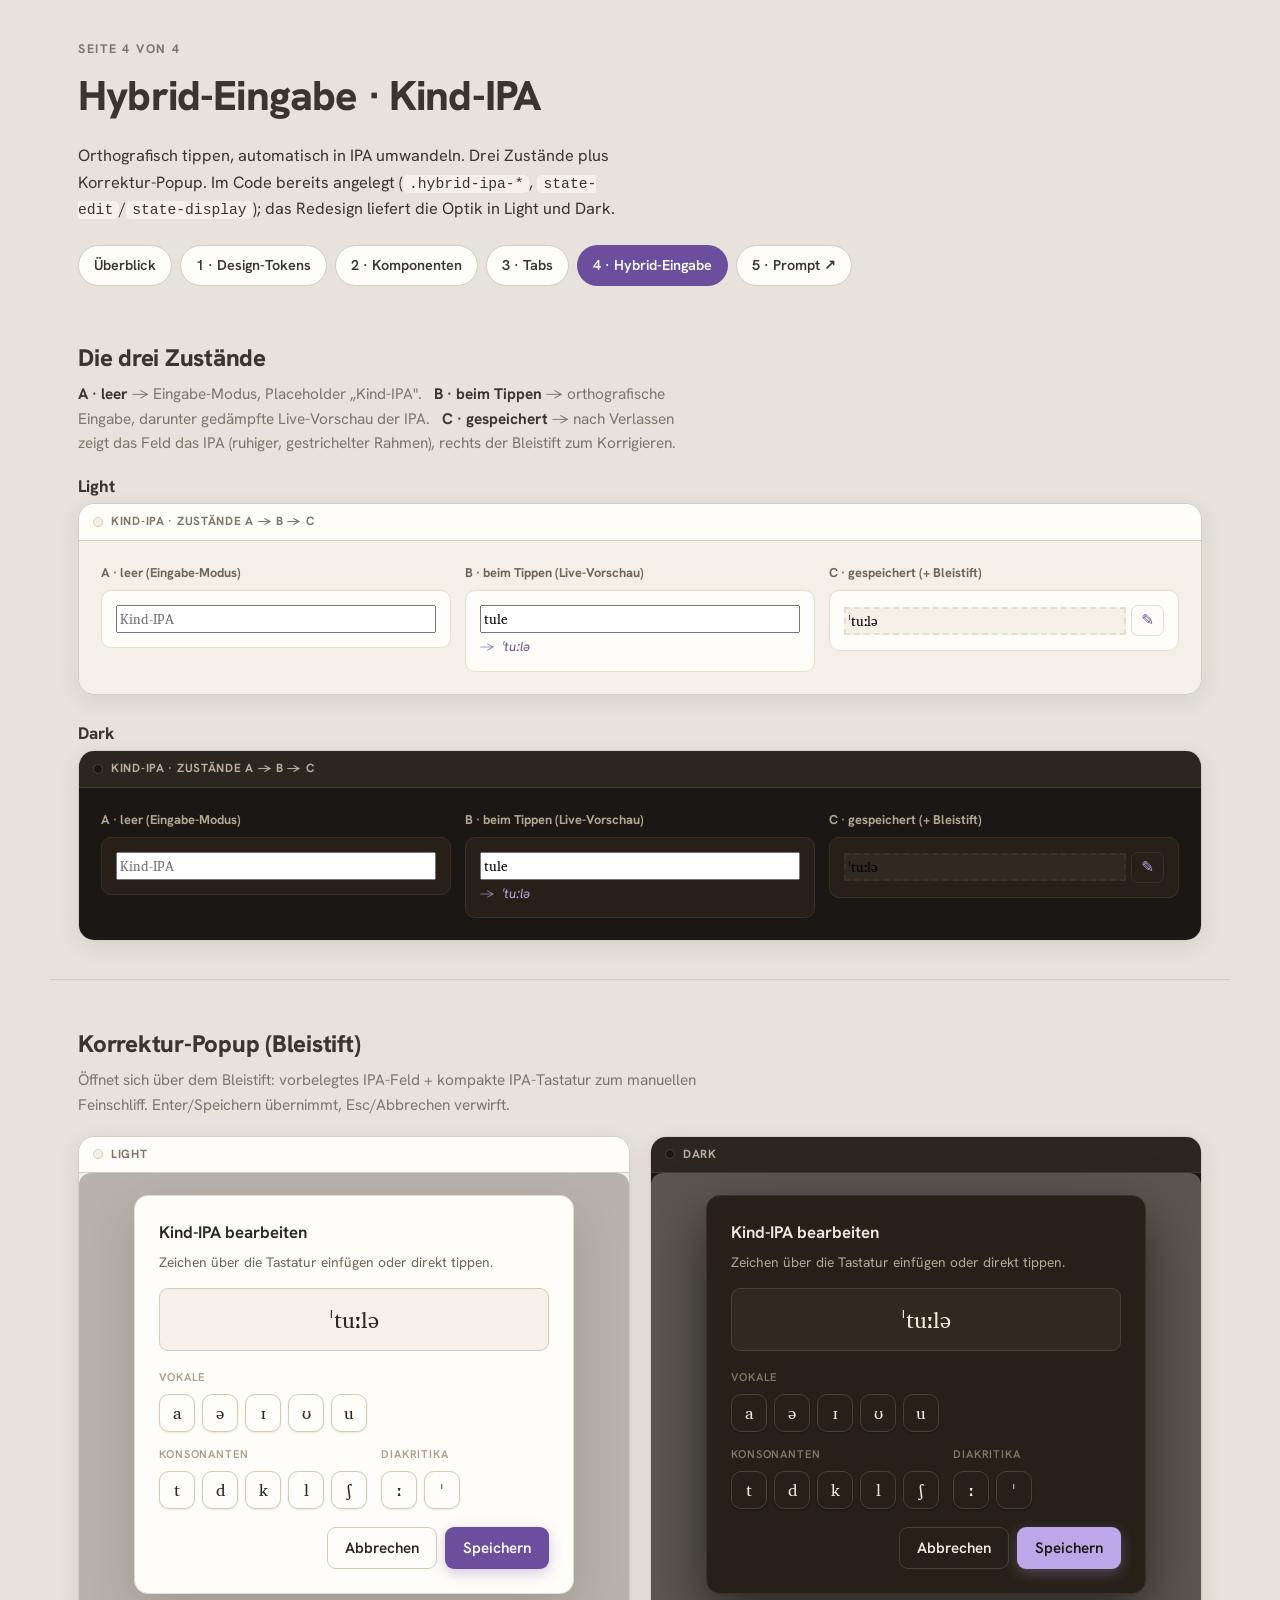
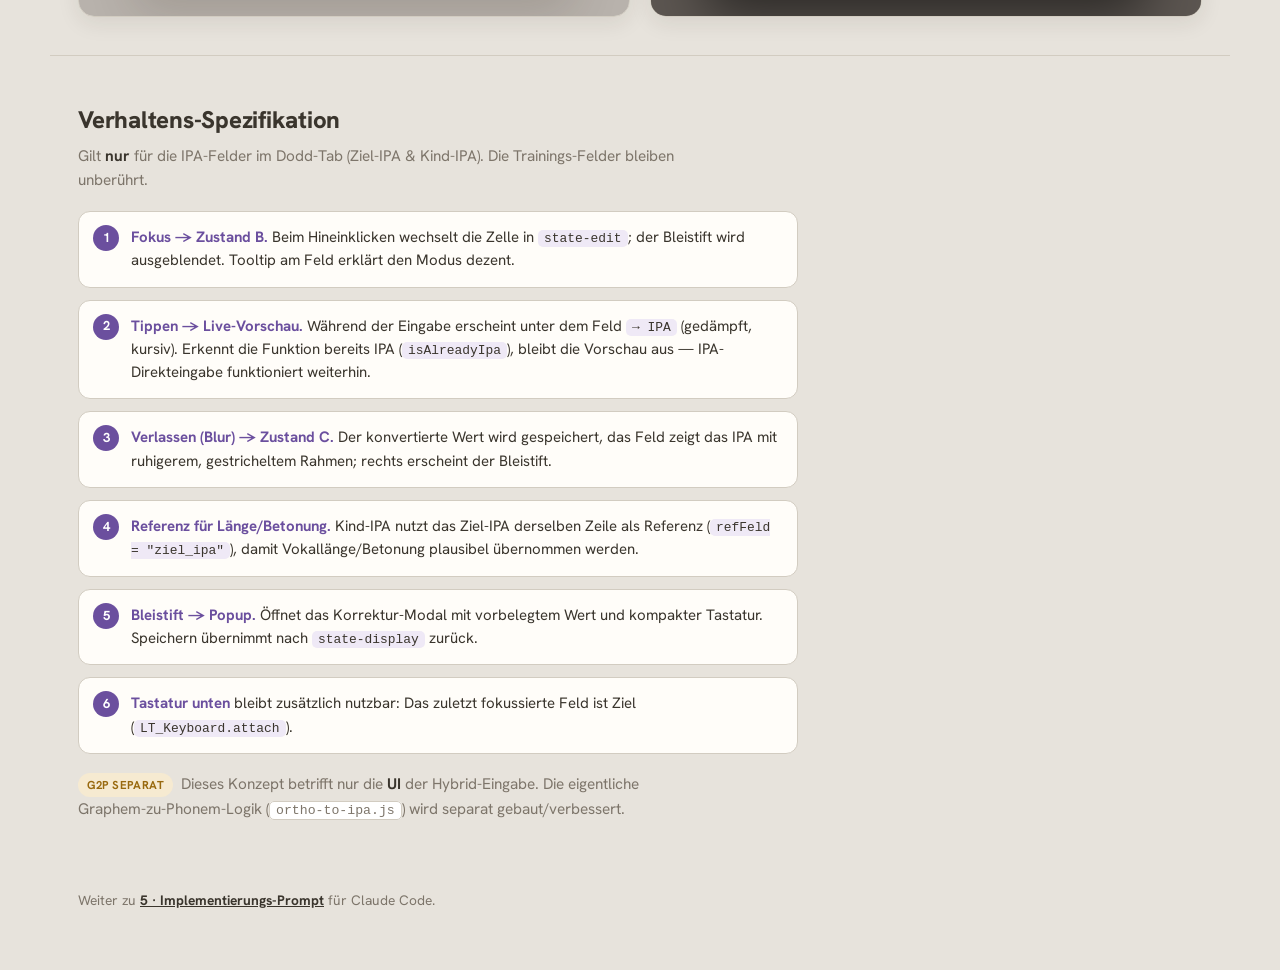
<file: design/04-hybrid.html>
<!DOCTYPE html>
<html lang="de">
<head>
  <meta charset="UTF-8" />
  <meta name="viewport" content="width=device-width, initial-scale=1.0" />
  <title>4 · Hybrid-Eingabe · Logopädie-Trainer</title>
  <link rel="preconnect" href="https://fonts.googleapis.com" />
  <link rel="preconnect" href="https://fonts.gstatic.com" crossorigin />
  <link href="https://fonts.googleapis.com/css2?family=Charis+SIL:ital,wght@0,400;0,700;1,400&family=Hanken+Grotesk:wght@400;500;600;700;800&display=swap" rel="stylesheet" />
  <link rel="stylesheet" href="theme.css" />
  <link rel="stylesheet" href="studio.css" />
  <style>
    .state-grid { display: grid; grid-template-columns: repeat(3, 1fr); gap: 14px; }
    @media (max-width: 760px) { .state-grid { grid-template-columns: 1fr; } }
    .state-cap { font-size: .8rem; font-weight: 700; color: var(--muted); margin: 0 0 8px; }
    .cell-host { background: var(--surface); border: 1px solid var(--border); border-radius: 10px; padding: 14px; }
    /* Popup als statische Insel (kein fixed, damit es im Rahmen bleibt) */
    .faux-overlay { background: color-mix(in oklab, var(--text) 30%, transparent); border-radius: 12px; padding: 22px; display: grid; place-items: center; }
    .faux-overlay .modal { position: static; max-width: 440px; animation: none; }
  </style>
</head>
<body class="studio">
  <header class="studio-top">
    <div class="studio-kicker">Seite 4 von 4</div>
    <h1 class="studio-title">Hybrid-Eingabe · Kind-IPA</h1>
    <p class="studio-lede">
      Orthografisch tippen, automatisch in IPA umwandeln. Drei Zustände plus Korrektur-Popup.
      Im Code bereits angelegt (<code>.hybrid-ipa-*</code>, <code>state-edit</code>/<code>state-display</code>);
      das Redesign liefert die Optik in Light und Dark.
    </p>
    <nav class="studio-nav">
      <a href="index.html">Überblick</a>
      <a href="01-tokens.html">1 · Design-Tokens</a>
      <a href="02-components.html">2 · Komponenten</a>
      <a href="03-tabs.html">3 · Tabs</a>
      <a class="current" href="04-hybrid.html">4 · Hybrid-Eingabe</a>
      <a href="IMPLEMENTATION_PROMPT.md">5 · Prompt ↗</a>
    </nav>
  </header>

  <section class="mk-section">
    <h2 class="mk-h2">Die drei Zustände</h2>
    <p class="mk-note">
      <strong>A · leer</strong> → Eingabe-Modus, Placeholder „Kind-IPA". &nbsp;
      <strong>B · beim Tippen</strong> → orthografische Eingabe, darunter gedämpfte Live-Vorschau der IPA. &nbsp;
      <strong>C · gespeichert</strong> → nach Verlassen zeigt das Feld das IPA (ruhiger, gestrichelter Rahmen), rechts der Bleistift zum Korrigieren.
    </p>

    <div class="cmp">
      <div class="cmp-title">Light</div>
      <div class="frame"><div class="frame-label is-light"><span class="dot"></span>Kind-IPA · Zustände A → B → C</div>
        <div class="demo theme-light">
          <div class="state-grid">
            <div>
              <p class="state-cap">A · leer (Eingabe-Modus)</p>
              <div class="cell-host"><div class="hybrid-ipa-cell state-edit"><div class="hybrid-ipa-wrap"><input class="ipa-input ipa-text hybrid-ipa-input" placeholder="Kind-IPA" /><button class="btn btn-small hybrid-ipa-edit" hidden>✎</button></div></div></div>
            </div>
            <div>
              <p class="state-cap">B · beim Tippen (Live-Vorschau)</p>
              <div class="cell-host"><div class="hybrid-ipa-cell state-edit"><div class="hybrid-ipa-wrap"><input class="ipa-input ipa-text hybrid-ipa-input" value="tule" /><button class="btn btn-small hybrid-ipa-edit" hidden>✎</button></div><div class="hybrid-ipa-preview"><span class="hp-arrow">→</span> ˈtuːlə</div></div></div>
            </div>
            <div>
              <p class="state-cap">C · gespeichert (+ Bleistift)</p>
              <div class="cell-host"><div class="hybrid-ipa-cell state-display"><div class="hybrid-ipa-wrap"><input class="ipa-input ipa-text hybrid-ipa-input" value="ˈtuːlə" /><button class="btn btn-small hybrid-ipa-edit">✎</button></div></div></div>
            </div>
          </div>
        </div>
      </div>
    </div>

    <div class="cmp">
      <div class="cmp-title">Dark</div>
      <div class="frame"><div class="frame-label is-dark"><span class="dot"></span>Kind-IPA · Zustände A → B → C</div>
        <div class="demo theme-dark">
          <div class="state-grid">
            <div>
              <p class="state-cap">A · leer (Eingabe-Modus)</p>
              <div class="cell-host"><div class="hybrid-ipa-cell state-edit"><div class="hybrid-ipa-wrap"><input class="ipa-input ipa-text hybrid-ipa-input" placeholder="Kind-IPA" /><button class="btn btn-small hybrid-ipa-edit" hidden>✎</button></div></div></div>
            </div>
            <div>
              <p class="state-cap">B · beim Tippen (Live-Vorschau)</p>
              <div class="cell-host"><div class="hybrid-ipa-cell state-edit"><div class="hybrid-ipa-wrap"><input class="ipa-input ipa-text hybrid-ipa-input" value="tule" /><button class="btn btn-small hybrid-ipa-edit" hidden>✎</button></div><div class="hybrid-ipa-preview"><span class="hp-arrow">→</span> ˈtuːlə</div></div></div>
            </div>
            <div>
              <p class="state-cap">C · gespeichert (+ Bleistift)</p>
              <div class="cell-host"><div class="hybrid-ipa-cell state-display"><div class="hybrid-ipa-wrap"><input class="ipa-input ipa-text hybrid-ipa-input" value="ˈtuːlə" /><button class="btn btn-small hybrid-ipa-edit">✎</button></div></div></div>
            </div>
          </div>
        </div>
      </div>
    </div>
  </section>

  <hr class="mk-divider" />

  <section class="mk-section">
    <h2 class="mk-h2">Korrektur-Popup (Bleistift)</h2>
    <p class="mk-note">Öffnet sich über dem Bleistift: vorbelegtes IPA-Feld + kompakte IPA-Tastatur zum manuellen Feinschliff. Enter/Speichern übernimmt, Esc/Abbrechen verwirft.</p>
    <div class="pair">
      <div class="frame"><div class="frame-label is-light"><span class="dot"></span>Light</div>
        <div class="demo theme-light flush"><div class="faux-overlay"><div class="modal">
          <h3 class="modal-title">Kind-IPA bearbeiten</h3>
          <p class="modal-sub">Zeichen über die Tastatur einfügen oder direkt tippen.</p>
          <input class="ipa-input ipa-text modal-input" value="ˈtuːlə" />
          <div class="modal-kbd"><div class="ipa-keyboard">
            <div class="ipa-group"><div class="ipa-group-title">Vokale</div><div class="ipa-keys"><button class="ipa-key">a</button><button class="ipa-key">ə</button><button class="ipa-key">ɪ</button><button class="ipa-key">ʊ</button><button class="ipa-key">u</button></div></div>
            <div class="ipa-group"><div class="ipa-group-title">Konsonanten</div><div class="ipa-keys"><button class="ipa-key">t</button><button class="ipa-key">d</button><button class="ipa-key">k</button><button class="ipa-key">l</button><button class="ipa-key">ʃ</button></div></div>
            <div class="ipa-group"><div class="ipa-group-title">Diakritika</div><div class="ipa-keys"><button class="ipa-key">ː</button><button class="ipa-key">ˈ</button></div></div>
          </div></div>
          <div class="modal-actions"><button class="btn">Abbrechen</button><button class="btn btn-primary">Speichern</button></div>
        </div></div></div>
      </div>
      <div class="frame"><div class="frame-label is-dark"><span class="dot"></span>Dark</div>
        <div class="demo theme-dark flush"><div class="faux-overlay"><div class="modal">
          <h3 class="modal-title">Kind-IPA bearbeiten</h3>
          <p class="modal-sub">Zeichen über die Tastatur einfügen oder direkt tippen.</p>
          <input class="ipa-input ipa-text modal-input" value="ˈtuːlə" />
          <div class="modal-kbd"><div class="ipa-keyboard">
            <div class="ipa-group"><div class="ipa-group-title">Vokale</div><div class="ipa-keys"><button class="ipa-key">a</button><button class="ipa-key">ə</button><button class="ipa-key">ɪ</button><button class="ipa-key">ʊ</button><button class="ipa-key">u</button></div></div>
            <div class="ipa-group"><div class="ipa-group-title">Konsonanten</div><div class="ipa-keys"><button class="ipa-key">t</button><button class="ipa-key">d</button><button class="ipa-key">k</button><button class="ipa-key">l</button><button class="ipa-key">ʃ</button></div></div>
            <div class="ipa-group"><div class="ipa-group-title">Diakritika</div><div class="ipa-keys"><button class="ipa-key">ː</button><button class="ipa-key">ˈ</button></div></div>
          </div></div>
          <div class="modal-actions"><button class="btn">Abbrechen</button><button class="btn btn-primary">Speichern</button></div>
        </div></div></div>
      </div>
    </div>
  </section>

  <hr class="mk-divider" />

  <section class="mk-section">
    <h2 class="mk-h2">Verhaltens-Spezifikation</h2>
    <p class="mk-note">Gilt <strong>nur</strong> für die IPA-Felder im Dodd-Tab (Ziel-IPA &amp; Kind-IPA). Die Trainings-Felder bleiben unberührt.</p>
    <ol class="spec-list">
      <li><b>Fokus → Zustand B.</b> Beim Hineinklicken wechselt die Zelle in <code>state-edit</code>; der Bleistift wird ausgeblendet. Tooltip am Feld erklärt den Modus dezent.</li>
      <li><b>Tippen → Live-Vorschau.</b> Während der Eingabe erscheint unter dem Feld <code>→ IPA</code> (gedämpft, kursiv). Erkennt die Funktion bereits IPA (<code>isAlreadyIpa</code>), bleibt die Vorschau aus — IPA-Direkteingabe funktioniert weiterhin.</li>
      <li><b>Verlassen (Blur) → Zustand C.</b> Der konvertierte Wert wird gespeichert, das Feld zeigt das IPA mit ruhigerem, gestricheltem Rahmen; rechts erscheint der Bleistift.</li>
      <li><b>Referenz für Länge/Betonung.</b> Kind-IPA nutzt das Ziel-IPA derselben Zeile als Referenz (<code>refFeld = "ziel_ipa"</code>), damit Vokallänge/Betonung plausibel übernommen werden.</li>
      <li><b>Bleistift → Popup.</b> Öffnet das Korrektur-Modal mit vorbelegtem Wert und kompakter Tastatur. Speichern übernimmt nach <code>state-display</code> zurück.</li>
      <li><b>Tastatur unten</b> bleibt zusätzlich nutzbar: Das zuletzt fokussierte Feld ist Ziel (<code>LT_Keyboard.attach</code>).</li>
    </ol>
    <p class="mk-note" style="margin-top:18px;">
      <span class="mk-tag warn">G2P separat</span>&nbsp;
      Dieses Konzept betrifft nur die <strong>UI</strong> der Hybrid-Eingabe. Die eigentliche
      Graphem-zu-Phonem-Logik (<code>ortho-to-ipa.js</code>) wird separat gebaut/verbessert.
    </p>
  </section>

  <footer class="studio-foot">Weiter zu <a href="IMPLEMENTATION_PROMPT.md" style="color:var(--studio-ink);font-weight:700;">5 · Implementierungs-Prompt</a> für Claude Code.</footer>
</body>
</html>
</file>
<file: design/theme.css>
/* ============================================================================
   theme.css — Logopädie-Trainer · Redesign (Light + Dark)
   ----------------------------------------------------------------------------
   Vollständiger Ersatz für css/style.css. Trifft die bestehenden Klassennamen
   1:1 (keine JS-Änderung nötig). Warm-bildungsorientierte Palette, IPA-taugliche
   Serifenschrift, vollwertiger Dark Mode.

   Theme-Steuerung:
     • Produktion:  <html data-theme="light|dark">  (Toggle + localStorage, s. Prompt)
     • Mockup/Demo: <div class="theme-dark"> … </div> blendet eine Dark-Insel ein,
                    ohne die ganze Seite umzuschalten.
   Beide Wege funktionieren, weil die Tokens auf :root UND auf .theme-* liegen.
   ========================================================================== */

/* ---------- Design-Tokens · LIGHT ---------- */
:root,
.theme-light {
  /* Neutrale, warme Basis (Sand/Creme, taupe-getöntes Grau) */
  --bg:            #f4efe7;
  --bg-subtle:     #ece4d8;
  --surface:       #fffdf9;
  --surface-2:     #f6f1e8;
  --border:        #e7ddce;
  --border-strong: #d7c9b4;
  --text:          #2c2722;
  --muted:         #6f6557;
  --faint:         #a99c89;

  /* Akzent = warme Heather/Pflaume — bewusst NICHT Blau (zu klinisch) und klar
     getrennt von den Status-Farben (Grün/Bernstein/Rot). */
  --primary:        #6b4f9e;
  --primary-strong: #563f82;
  --primary-soft:   #ece6f6;
  --on-primary:     #fffdfb;

  /* Status — gut unterscheidbar, im Light kräftig genug für feine Glyphen */
  --ok:        #3f7d57;  --ok-bg:   #e7f1e8;  --ok-border:   #cfe2cf;
  --warn:      #98690f;  --warn-bg: #fbf0d9;  --warn-border: #efdcb4;
  --bad:       #b04a3a;  --bad-bg:  #f8e6e0;  --bad-border:  #eecabe;
  --info-bg:   #ece6f6;  --info-border: #d7cbef;

  --ring: color-mix(in oklab, var(--primary) 38%, transparent);

  --shadow-sm: 0 1px 2px rgba(58,42,22,.05), 0 1px 3px rgba(58,42,22,.05);
  --shadow-md: 0 2px 6px rgba(58,42,22,.06), 0 10px 26px rgba(58,42,22,.07);
  --shadow-lg: 0 18px 48px rgba(46,34,18,.16);

  --radius:    14px;
  --radius-sm: 9px;

  --ipa-font: "Charis SIL", "Doulos SIL", "Gentium Plus", Georgia, "Times New Roman", serif;
  --ui-font:  "Hanken Grotesk", system-ui, -apple-system, "Segoe UI", Roboto, sans-serif;
}

/* ---------- Design-Tokens · DARK ---------- */
:root[data-theme="dark"],
.theme-dark {
  /* Warmes Anthrazit mit Sepia-Stich, kein Pure-Black → Lern-Wärme bleibt. */
  --bg:            #1b1714;
  --bg-subtle:     #211c18;
  --surface:       #262019;
  --surface-2:     #2f2920;
  --border:        #3a3228;
  --border-strong: #4b4135;
  --text:          #f0e9dd;
  --muted:         #b4a892;
  --faint:         #847866;

  /* Heather im Dark heller & leicht entsättigt: weniger Glare, feine IPA-Zeichen
     und Fokus-Ringe bleiben lesbar (anderes Gewicht als im Light – Absicht). */
  --primary:        #bda7e8;
  --primary-strong: #d0c0f1;
  --primary-soft:   #2f2740;
  --on-primary:     #1b1714;

  /* Status entsättigt, damit sie im Dunkeln nicht „schreien". */
  --ok:   #84bd94;  --ok-bg:   #202a20;  --ok-border:   #37492f;
  --warn: #d8aa5d;  --warn-bg: #2c2417;  --warn-border: #4a3c22;
  --bad:  #e3917f;  --bad-bg:  #30211b;  --bad-border:  #4e362c;
  --info-bg: #272036;  --info-border: #3d3357;

  --ring: color-mix(in oklab, var(--primary) 50%, transparent);

  --shadow-sm: 0 1px 2px rgba(0,0,0,.34);
  --shadow-md: 0 4px 16px rgba(0,0,0,.42);
  --shadow-lg: 0 22px 56px rgba(0,0,0,.55);
}

/* ============================================================================
   Basis
   ========================================================================== */
* { box-sizing: border-box; }

html, body {
  margin: 0; padding: 0;
  background: var(--bg);
  color: var(--text);
  font-family: var(--ui-font);
  font-size: 16px;
  line-height: 1.5;
  -webkit-font-smoothing: antialiased;
  text-rendering: optimizeLegibility;
  transition: background .3s ease, color .3s ease;
}

.ipa-text,
.ipa-input {
  font-family: var(--ipa-font);
  font-feature-settings: "kern" 1;
}

:focus-visible {
  outline: 2px solid var(--primary);
  outline-offset: 2px;
  border-radius: 6px;
}

::selection { background: var(--primary-soft); }

/* ============================================================================
   Header
   ========================================================================== */
.app-header {
  background: var(--surface);
  border-bottom: 1px solid var(--border);
}
.app-header-inner {
  max-width: 1100px; margin: 0 auto;
  padding: 16px 22px;
  display: flex; align-items: center; justify-content: space-between;
  gap: 16px; flex-wrap: wrap;
}
.brand { display: flex; align-items: center; gap: 13px; }
/* Dezente IPA-Wortmarke statt Logo (kein Branding gewünscht) */
.brand::before {
  content: "ʃ";
  font-family: var(--ipa-font);
  font-size: 22px; line-height: 1;
  width: 40px; height: 40px; flex: none;
  display: grid; place-items: center;
  color: var(--on-primary); background: var(--primary);
  border-radius: 11px; box-shadow: var(--shadow-sm);
}
.brand h1 {
  margin: 0; font-size: 1.3rem; font-weight: 700; letter-spacing: -0.015em;
}
.subtitle { margin: 1px 0 0; color: var(--muted); font-size: 0.84rem; }
.header-actions { display: flex; gap: 8px; flex-wrap: wrap; align-items: center; }

/* Dark-Mode-Umschalter (neu) */
.theme-toggle {
  appearance: none; cursor: pointer;
  width: 40px; height: 40px; flex: none;
  border: 1px solid var(--border); border-radius: 11px;
  background: var(--surface); color: var(--text);
  display: grid; place-items: center;
  box-shadow: var(--shadow-sm);
  transition: background .15s ease, transform .12s ease, border-color .15s ease;
}
.theme-toggle:hover { background: var(--surface-2); transform: translateY(-1px); }
.theme-toggle svg { width: 19px; height: 19px; }
/* Sonne im Light zeigen, Mond im Dark zeigen */
.theme-toggle .ico-moon { display: none; }
.theme-toggle .ico-sun  { display: block; }
:root[data-theme="dark"] .theme-toggle .ico-sun,
.theme-dark .theme-toggle .ico-sun  { display: none; }
:root[data-theme="dark"] .theme-toggle .ico-moon,
.theme-dark .theme-toggle .ico-moon { display: block; }

/* ============================================================================
   Tabs
   ========================================================================== */
.tabs {
  max-width: 1100px; margin: 0 auto;
  padding: 0 22px;
  display: flex; gap: 2px;
  border-bottom: 1px solid var(--border);
}
.tab-btn {
  appearance: none; background: transparent; border: none;
  border-bottom: 2.5px solid transparent;
  padding: 15px 18px; margin-bottom: -1px;
  font-family: inherit; font-size: 0.97rem; font-weight: 600;
  color: var(--muted); cursor: pointer;
  transition: color .15s ease, border-color .15s ease;
}
.tab-btn:hover { color: var(--text); }
.tab-btn.active { color: var(--primary); border-bottom-color: var(--primary); }
:root[data-theme="dark"] .tab-btn.active,
.theme-dark .tab-btn.active { color: var(--primary-strong); border-bottom-color: var(--primary); }

/* ============================================================================
   Layout · Cards
   ========================================================================== */
main { max-width: 1100px; margin: 0 auto; padding: 26px 22px 52px; }
.tab-panel { display: none; }
.tab-panel.active { display: block; }

.card, .card-result {
  background: var(--surface);
  border: 1px solid var(--border);
  border-radius: var(--radius);
  box-shadow: var(--shadow-md);
  padding: 26px;
  margin-bottom: 20px;
}
.card-result:empty { display: none; }

h2 { font-size: 1.25rem; font-weight: 700; margin: 0 0 8px; letter-spacing: -0.01em; }
h3 { font-size: 1.05rem; font-weight: 650; margin: 0 0 14px; }
h4 { font-size: 0.95rem; font-weight: 650; margin: 18px 0 8px; }
.muted { color: var(--muted); font-size: 0.9rem; }

/* ============================================================================
   Buttons
   ========================================================================== */
.btn {
  appearance: none; font-family: inherit;
  font-size: 0.95rem; font-weight: 600;
  padding: 10px 17px; border-radius: var(--radius-sm);
  border: 1px solid var(--border-strong);
  background: var(--surface); color: var(--text);
  cursor: pointer;
  transition: background .13s ease, border-color .13s ease, transform .1s ease, box-shadow .13s ease;
}
.btn:hover { background: var(--surface-2); transform: translateY(-1px); }
.btn:active { transform: translateY(0); }

.btn-primary {
  background: var(--primary); border-color: transparent; color: var(--on-primary);
  box-shadow: 0 4px 14px color-mix(in oklab, var(--primary) 30%, transparent);
}
.btn-primary:hover { background: var(--primary-strong); }

.btn-ghost { background: transparent; border-color: var(--border); color: var(--muted); }
.btn-ghost:hover { background: var(--surface-2); color: var(--text); }

.btn-small { padding: 5px 11px; font-size: 0.85rem; border-radius: 7px; }

.btn-danger {
  color: var(--bad); border-color: transparent; background: transparent;
  font-size: 1.05rem; line-height: 1; padding: 6px 10px;
}
.btn-danger:hover { background: var(--bad-bg); }

/* ============================================================================
   Trainer (Modi 1 + 2)
   ========================================================================== */
.trainer { text-align: center; }
.trainer-progress {
  color: var(--muted); font-size: 0.8rem; font-weight: 600;
  text-transform: uppercase; letter-spacing: 0.08em;
  margin-bottom: 18px;
}
.trainer-prompt {
  font-size: clamp(2.4rem, 6vw, 3.4rem); font-weight: 700;
  margin: 6px 0 22px; word-break: break-word; letter-spacing: -0.02em;
}
.trainer-prompt.ipa-text { font-weight: 500; letter-spacing: 0; }
.trainer-label { color: var(--muted); font-size: 0.9rem; margin-bottom: 10px; }
.trainer-input {
  width: 100%; max-width: 460px; display: block; margin: 0 auto 18px;
  font-size: 1.5rem; text-align: center;
  padding: 14px 16px;
  background: var(--surface-2);
  border: 1.5px solid var(--border-strong); border-radius: var(--radius-sm);
  color: var(--text);
  transition: border-color .15s ease, box-shadow .15s ease;
}
.trainer-input::placeholder { color: var(--faint); }
.trainer-input:focus {
  outline: none; border-color: var(--primary);
  box-shadow: 0 0 0 4px var(--ring);
}
.trainer-hint { color: var(--faint); font-size: 0.82rem; margin-top: 14px; }
.trainer-score { font-size: 1.15rem; font-weight: 700; margin-bottom: 16px; }

/* Mini-Feedback-Leiste pro Wort (richtig/falsch, Serie, Batch-Quote) */
.trainer-feedback {
  margin-top: 16px;
  display: flex; flex-wrap: wrap; align-items: center; justify-content: center;
  gap: 14px; font-size: 0.9rem; font-weight: 600; color: var(--muted);
}
.tf-bar {
  width: 120px; height: 8px; border-radius: 999px;
  background: var(--surface-2); border: 1px solid var(--border);
  overflow: hidden;
}
.tf-bar > span { display: block; height: 100%; background: var(--ok); transition: width .25s ease; }
.tf-count { color: var(--muted); }

.weak-box {
  margin-top: 18px; padding: 14px 16px;
  background: var(--warn-bg); border: 1px solid var(--warn-border);
  border-radius: var(--radius-sm); font-size: 0.9rem; text-align: left;
}
.weak-box strong { color: var(--text); }

/* ============================================================================
   IPA-Tastatur
   ========================================================================== */
.kbd-card { padding: 18px 22px; }
.ipa-keyboard { display: flex; flex-wrap: wrap; gap: 20px; }
.ipa-group { display: flex; flex-direction: column; gap: 8px; }
.ipa-group-title {
  font-size: 0.7rem; font-weight: 600; text-transform: uppercase;
  letter-spacing: 0.08em; color: var(--faint);
}
.ipa-keys { display: flex; flex-wrap: wrap; gap: 7px; }
.ipa-key {
  font-family: var(--ipa-font); font-size: 1.18rem;
  min-width: 44px; height: 46px; padding: 0 10px;
  border: 1px solid var(--border-strong); border-radius: 10px;
  background: var(--surface); color: var(--text);
  cursor: pointer;
  box-shadow: var(--shadow-sm);
  transition: background .12s ease, border-color .12s ease, transform .08s ease, color .12s ease;
}
.ipa-key:hover { background: var(--primary-soft); border-color: var(--primary); transform: translateY(-1px); }
.ipa-key:active { background: var(--primary); border-color: var(--primary); color: var(--on-primary); transform: translateY(0) scale(.96); }
.ipa-key-action {
  font-family: var(--ui-font); font-size: 0.85rem; font-weight: 600;
  color: var(--muted);
}
.ipa-key-action:hover { color: var(--text); }

/* ============================================================================
   Ergebnis-Tabellen
   ========================================================================== */
.result-table { width: 100%; border-collapse: collapse; margin-top: 8px; font-size: 0.92rem; }
.result-table th, .result-table td {
  text-align: left; padding: 10px 13px;
  border-bottom: 1px solid var(--border); vertical-align: top;
}
.result-table th {
  font-size: 0.74rem; font-weight: 700; text-transform: uppercase;
  letter-spacing: 0.05em; color: var(--faint);
}
.row-ok  { background: var(--ok-bg); }
.row-bad { background: var(--bad-bg); }
.row-explain td { background: var(--surface-2); }
.mark-ok  { color: var(--ok);  font-weight: 700; }
.mark-bad { color: var(--bad); font-weight: 700; }
.explain  { color: var(--muted); font-size: 0.86rem; font-style: italic; }

/* ============================================================================
   Dodd-Analyse
   ========================================================================== */
.dodd-age { display: flex; gap: 24px; align-items: center; margin: 18px 0; flex-wrap: wrap; }
.dodd-age label { font-size: 0.92rem; color: var(--muted); }
.age-input {
  width: 66px; padding: 7px 9px; margin-left: 4px;
  border: 1.5px solid var(--border-strong); border-radius: 7px;
  background: var(--surface); color: var(--text); font-size: 1rem;
}
.age-input:focus { outline: none; border-color: var(--primary); box-shadow: 0 0 0 3px var(--ring); }

.dodd-table-wrap { overflow: visible; }
.dodd-input-table { width: 100%; border-collapse: collapse; min-width: 660px; }
.dodd-input-table th {
  text-align: left; font-size: 0.74rem; font-weight: 700;
  text-transform: uppercase; letter-spacing: 0.05em; color: var(--faint);
  padding: 8px 9px;
}
.dodd-input-table td { padding: 5px 9px; vertical-align: top; }
.dodd-input-table input {
  width: 100%; padding: 9px 11px;
  border: 1.5px solid var(--border-strong); border-radius: 8px;
  background: var(--surface); color: var(--text); font-size: 1rem;
  transition: border-color .15s ease, box-shadow .15s ease;
}
.dodd-input-table input:focus { outline: none; border-color: var(--primary); box-shadow: 0 0 0 3px var(--ring); }
.versuch-input { width: 70px; }
.versuch-cell { text-align: center; color: var(--muted); font-size: 0.9rem; vertical-align: middle; }

/* Zielwort-Autovervollständigung */
.zielwort-cell { overflow: visible; }
.autocomplete-wrap { position: relative; }
.zielwort-input {
  width: 100%; padding: 9px 11px;
  border: 1.5px solid var(--border-strong); border-radius: 8px;
  background: var(--surface); color: var(--text); font-size: 1rem;
}
.zielwort-input:focus { outline: none; border-color: var(--primary); box-shadow: 0 0 0 3px var(--ring); }
.autocomplete-menu {
  position: absolute; top: calc(100% + 5px); left: 0;
  min-width: 250px;
  background: var(--surface); border: 1px solid var(--border);
  border-radius: 10px; box-shadow: var(--shadow-lg);
  padding: 5px; z-index: 70; max-height: 280px; overflow-y: auto;
}
.autocomplete-menu[hidden] { display: none; }
.autocomplete-item {
  display: flex; justify-content: space-between; align-items: baseline; gap: 12px;
  width: 100%; text-align: left; background: transparent; border: none;
  border-radius: 7px; padding: 8px 10px; cursor: pointer;
  font-family: inherit; color: var(--text);
}
.autocomplete-item:hover, .autocomplete-item.active { background: var(--primary-soft); }
.autocomplete-wort { font-weight: 600; font-size: 0.92rem; }
.autocomplete-ipa { color: var(--muted); font-size: 0.9rem; }

/* "+ zur Wortliste" + Zeilen-Aktionen */
.wortliste-add { flex: 0 0 auto; color: var(--primary); white-space: nowrap; font-size: 0.8rem; border-color: var(--border); }
.wortliste-add[hidden] { display: none; }
.dodd-actions { white-space: nowrap; }
.dodd-actions .btn { margin-left: 4px; }

/* ---------- Hybrid-Eingabe Kind-/Ziel-IPA (orthografisch → IPA) ----------
   JS erzeugt: .hybrid-ipa-cell (+ state-edit | state-display),
   .hybrid-ipa-wrap > .hybrid-ipa-input + .hybrid-ipa-edit, .hybrid-ipa-preview */
.hybrid-ipa-cell { position: relative; }
.hybrid-ipa-wrap { display: flex; align-items: center; gap: 5px; }
.hybrid-ipa-input { flex: 1; min-width: 0; }
.hybrid-ipa-edit {
  flex: 0 0 auto; padding: 7px 9px; line-height: 1; font-size: 0.95rem;
  color: var(--primary); border-color: var(--border);
}
.hybrid-ipa-edit[hidden] { display: none; }

/* Zustand C (gespeichert): Feld ruhiger, „fertig"-Look + Bleistift sichtbar */
.hybrid-ipa-cell.state-display .hybrid-ipa-input {
  background: var(--surface-2);
  border-color: var(--border);
  border-style: dashed;
}
/* Live-Vorschau (Zustand B) */
.hybrid-ipa-preview {
  margin-top: 4px; font-size: 0.82rem; font-style: italic;
  color: var(--primary);
  display: flex; align-items: center; gap: 5px;
}
.hybrid-ipa-preview[hidden] { display: none; }
.hybrid-ipa-preview .hp-arrow { opacity: .7; font-style: normal; }

/* Dezenter Hinweis bei automatisch erzeugtem (G2P-)Ziel-IPA */
.hybrid-ipa-auto {
  margin-top: 4px; font-size: 0.78rem; font-style: italic; color: var(--muted);
}
.hybrid-ipa-auto[hidden] { display: none; }

/* Toast – kurze, nicht-blockierende Bestätigung */
.lt-toast {
  position: fixed; left: 50%; bottom: 26px;
  transform: translateX(-50%) translateY(12px); z-index: 120;
  background: var(--text); color: var(--bg);
  font-size: 0.9rem; font-weight: 600;
  padding: 11px 18px; border-radius: 999px; box-shadow: var(--shadow-lg);
  opacity: 0; pointer-events: none;
  transition: opacity .22s ease, transform .22s ease;
}
.lt-toast.visible { opacity: 1; transform: translateX(-50%) translateY(0); }

/* ============================================================================
   Korrektur-Popup (Modal)
   ========================================================================== */
.modal-overlay {
  position: fixed; inset: 0; z-index: 100;
  background: color-mix(in oklab, var(--text) 38%, transparent);
  display: flex; align-items: center; justify-content: center; padding: 20px;
  animation: lt-fade .18s ease;
}
.modal {
  background: var(--surface); border: 1px solid var(--border);
  border-radius: var(--radius); box-shadow: var(--shadow-lg);
  padding: 24px; width: 100%; max-width: 560px; max-height: 90vh; overflow-y: auto;
  animation: lt-pop .24s cubic-bezier(.2,.9,.3,1.15);
}
.modal-title { margin: 0 0 6px; }
.modal-sub { color: var(--muted); font-size: 0.86rem; margin: 0 0 16px; }
.modal-input {
  width: 100%; font-size: 1.4rem; text-align: center;
  padding: 12px 14px; margin-bottom: 18px;
  background: var(--surface-2); border: 1.5px solid var(--border-strong);
  border-radius: var(--radius-sm); color: var(--text);
}
.modal-input:focus { outline: none; border-color: var(--primary); box-shadow: 0 0 0 4px var(--ring); }
.modal-kbd { margin-bottom: 18px; }
.modal-kbd .ipa-keyboard { gap: 14px; }
.modal-kbd .ipa-key { min-width: 36px; height: 38px; font-size: 1.05rem; }
.modal-actions { display: flex; justify-content: flex-end; gap: 8px; }

@keyframes lt-fade { from { opacity: 0; } to { opacity: 1; } }
@keyframes lt-pop  { from { opacity: 0; transform: translateY(14px) scale(.98); } to { opacity: 1; transform: none; } }

/* ============================================================================
   Dodd-Controls + Beispiel-Dropdown
   ========================================================================== */
.dodd-controls { display: flex; justify-content: space-between; align-items: center; gap: 16px; margin-top: 18px; flex-wrap: wrap; }
.dodd-buttons { display: flex; gap: 8px; flex-wrap: wrap; position: relative; }

.dropdown { position: relative; display: inline-block; }
.dropdown-toggle .caret { font-size: 0.8em; margin-left: 4px; }
.dropdown-menu {
  position: absolute; top: calc(100% + 6px); left: 0;
  min-width: 310px; max-width: min(390px, 92vw);
  background: var(--surface); border: 1px solid var(--border);
  border-radius: 10px; box-shadow: var(--shadow-lg);
  padding: 6px; z-index: 60;
}
.dropdown-menu[hidden] { display: none; }
.dropdown-item {
  display: flex; flex-direction: column; gap: 3px; width: 100%;
  text-align: left; background: transparent; border: none; border-radius: 8px;
  padding: 10px 12px; cursor: pointer; font-family: inherit; color: var(--text);
}
.dropdown-item:hover { background: var(--primary-soft); }
.dropdown-item + .dropdown-item { margin-top: 2px; }
.dropdown-item-title { font-weight: 650; font-size: 0.92rem; }
.dropdown-item-desc { font-size: 0.8rem; color: var(--muted); line-height: 1.4; }

/* Gruppen-Überschrift im Beispiel-Dropdown (Lehrbuch vs. Zufallsfall) */
.dropdown-header {
  padding: 9px 12px 4px; font-size: 0.7rem; font-weight: 700;
  text-transform: uppercase; letter-spacing: 0.06em; color: var(--faint);
}
.dropdown-header + .dropdown-item { margin-top: 0; }
.dropdown-header:not(:first-child) { border-top: 1px solid var(--border); margin-top: 6px; }

@media (max-width: 720px) {
  .dropdown { position: static; }
  .dropdown-menu { left: 0; right: 0; width: auto; min-width: 0; max-width: none; }
}

/* ============================================================================
   Dodd-Ergebnis (Klassifikation, Badges, Status)
   ========================================================================== */
.dodd-klass {
  background: var(--info-bg); border: 1px solid var(--info-border);
  border-radius: var(--radius); padding: 20px 22px; margin-bottom: 14px;
}
.dodd-klass-label { font-size: 0.72rem; font-weight: 600; text-transform: uppercase; letter-spacing: 0.07em; color: var(--muted); }
.dodd-klass-value { font-size: 1.5rem; font-weight: 700; color: var(--primary-strong); margin: 3px 0; letter-spacing: -0.01em; }
:root[data-theme="dark"] .dodd-klass-value, .theme-dark .dodd-klass-value { color: var(--primary); }
.dodd-klass-meta { font-size: 0.85rem; color: var(--muted); }
.dodd-disclaimer { font-size: 0.82rem; color: var(--muted); font-style: italic; margin: 0 0 8px; }
.dodd-section { margin-top: 22px; }
.dodd-section ul { margin: 0; padding-left: 20px; }
.dodd-section li { margin-bottom: 5px; }

.badge {
  display: inline-block; padding: 3px 9px; border-radius: 999px;
  font-size: 0.74rem; font-weight: 650; text-transform: capitalize;
}
.badge-typisch        { background: var(--ok-bg);   color: var(--ok);   }
.badge-untypisch      { background: var(--bad-bg);  color: var(--bad);  }
.badge-artikulatorisch{ background: var(--warn-bg); color: var(--warn); }
.badge-unbekannt      { background: var(--surface-2); color: var(--muted); }

.status-ok      { color: var(--ok); }
.status-bad     { color: var(--bad); }
.status-neutral { color: var(--muted); }

/* ============================================================================
   Tooltip (neu, dezent) — für Hybrid-Hinweis o. Ä.
   Markup:  <span class="lt-tip" data-tip="…">Trigger</span>
   (Repo nutzt native title=""; dieser Tooltip ist optionaler Ersatz.)
   ========================================================================== */
.lt-tip { position: relative; }
.lt-tip::after {
  content: attr(data-tip);
  position: absolute; left: 0; top: calc(100% + 8px); z-index: 90;
  width: max-content; max-width: 260px;
  background: var(--text); color: var(--bg);
  font-family: var(--ui-font); font-size: 0.78rem; font-style: normal; line-height: 1.4;
  padding: 8px 11px; border-radius: 8px; box-shadow: var(--shadow-md);
  opacity: 0; transform: translateY(-3px); pointer-events: none;
  transition: opacity .14s ease, transform .14s ease;
}
.lt-tip:hover::after, .lt-tip:focus-visible::after { opacity: 1; transform: translateY(0); }

/* ============================================================================
   Fehler-Box · Footer · Code
   ========================================================================== */
.error-box {
  background: var(--surface); border: 1px solid var(--border);
  border-left: 4px solid var(--bad); border-radius: var(--radius); padding: 26px;
}
.error-box pre { background: var(--surface-2); padding: 12px 15px; border-radius: 8px; overflow-x: auto; }
code { background: var(--surface-2); padding: 1px 6px; border-radius: 5px; font-size: 0.9em; }

.app-footer { max-width: 1100px; margin: 0 auto; padding: 24px 22px 40px; color: var(--faint); font-size: 0.82rem; }

/* ============================================================================
   Klienten-Pseudonym (Dodd) + Ergebnis-PDF-Button
   ========================================================================== */
.pseudonym-input {
  width: 160px; padding: 7px 9px; margin-left: 4px;
  border: 1.5px solid var(--border-strong); border-radius: 7px;
  background: var(--surface); color: var(--text); font-size: 1rem; font-family: var(--ui-font);
}
.pseudonym-input:focus { outline: none; border-color: var(--primary); box-shadow: 0 0 0 3px var(--ring); }
.pseudonym-hint { margin: 4px 0 0; font-size: 0.8rem; }
.dodd-result-pdf { margin-top: 16px; }

/* ============================================================================
   Wortlisten-Verwaltung (Tab 4)
   ========================================================================== */
.wl-controls {
  display: flex; flex-wrap: wrap; align-items: center; gap: 10px; margin: 16px 0 14px;
}
.wl-search {
  flex: 1 1 220px; min-width: 180px; padding: 9px 12px;
  border: 1.5px solid var(--border-strong); border-radius: var(--radius-sm);
  background: var(--surface); color: var(--text); font-size: 0.95rem; font-family: var(--ui-font);
}
.wl-search:focus { outline: none; border-color: var(--primary); box-shadow: 0 0 0 3px var(--ring); }
.wl-filter { display: flex; gap: 4px; }
.wl-filter-btn.active {
  background: var(--primary); color: var(--on-primary); border-color: transparent;
}
.wl-showhidden { font-size: 0.85rem; color: var(--muted); display: flex; align-items: center; gap: 5px; }

.wl-addform {
  background: var(--surface-2); border: 1px solid var(--border);
  border-radius: var(--radius-sm); padding: 14px 16px; margin-bottom: 16px;
}
.wl-addform-row { display: flex; flex-wrap: wrap; align-items: center; gap: 8px; }
.wl-input {
  padding: 8px 11px; border: 1.5px solid var(--border-strong); border-radius: 8px;
  background: var(--surface); color: var(--text); font-size: 1rem;
}
.wl-add-ipa, .wl-ipa-wrap { display: flex; align-items: center; gap: 5px; }
.wl-ipa-wrap .wl-input { flex: 1; min-width: 120px; }

.wl-table { width: 100%; border-collapse: collapse; min-width: 560px; }
.wl-table-wrap { overflow-x: auto; }
.wl-table th {
  text-align: left; font-size: 0.74rem; font-weight: 700; text-transform: uppercase;
  letter-spacing: 0.05em; color: var(--faint); padding: 8px 10px;
  border-bottom: 1px solid var(--border);
}
.wl-table td { padding: 8px 10px; border-bottom: 1px solid var(--border); vertical-align: middle; }
.wl-row-hidden td { color: var(--faint); text-decoration: line-through; }
.wl-row-hidden td.wl-actions { text-decoration: none; }
.wl-actions { white-space: nowrap; text-align: right; }
.wl-actions .btn { margin-left: 4px; }

.wl-tag {
  display: inline-block; padding: 2px 9px; border-radius: 999px;
  font-size: 0.72rem; font-weight: 650; margin-right: 4px;
}
.wl-tag-standard  { background: var(--surface-2); color: var(--muted); border: 1px solid var(--border); }
.wl-tag-override  { background: var(--warn-bg); color: var(--warn); }
.wl-tag-eigene    { background: var(--primary-soft); color: var(--primary-strong); }
.wl-tag-hidden    { background: var(--bad-bg); color: var(--bad); }
:root[data-theme="dark"] .wl-tag-eigene, .theme-dark .wl-tag-eigene { color: var(--primary); }

/* ============================================================================
   Responsive
   ========================================================================== */
@media (max-width: 720px) {
  .app-header-inner { flex-direction: column; align-items: flex-start; }
  .header-actions { width: 100%; }
  .tab-btn { padding: 13px 13px; font-size: 0.9rem; }
  .ipa-key { min-width: 40px; height: 44px; font-size: 1.08rem; }
  .card, .card-result { padding: 20px; }
}
</file>
<file: design/studio.css>
/* studio.css — Nur für die Mockup-/Spezifikationsseiten.
   Neutrale „Studio"-Leinwand, Rahmen, Light/Dark-Paare, Token-Swatches.
   Diese Datei gehört NICHT in die App — sie rahmt nur die Mockups. */

.studio {
  --studio-bg: #e7e3dc;
  --studio-ink: #3a352d;
  --studio-muted: #7d756a;
  --studio-line: #d2ccc1;
  background: var(--studio-bg);
  color: var(--studio-ink);
  min-height: 100vh;
  font-family: "Hanken Grotesk", system-ui, sans-serif;
}

/* ----- Kopf / Navigation der Doku ----- */
.studio-top {
  max-width: 1180px; margin: 0 auto; padding: 40px 28px 8px;
}
.studio-kicker { font-size: 0.78rem; font-weight: 700; letter-spacing: 0.14em; text-transform: uppercase; color: var(--studio-muted); }
.studio-title { font-size: clamp(1.8rem, 4vw, 2.6rem); font-weight: 800; letter-spacing: -0.02em; margin: 6px 0 10px; }
.studio-lede { font-size: 1.02rem; line-height: 1.6; color: var(--studio-ink); max-width: 68ch; }
.studio-lede a { color: #6b4f9e; font-weight: 600; }

.studio-nav { display: flex; flex-wrap: wrap; gap: 8px; margin: 22px 0 8px; }
.studio-nav a {
  text-decoration: none; font-size: 0.9rem; font-weight: 600;
  color: var(--studio-ink); background: #fffdf9; border: 1px solid var(--studio-line);
  padding: 9px 15px; border-radius: 999px; transition: background .14s ease, transform .1s ease;
}
.studio-nav a:hover { background: #fff; transform: translateY(-1px); }
.studio-nav a.current { background: #6b4f9e; color: #fff; border-color: transparent; }

/* ----- Sektionen ----- */
.mk-section { max-width: 1180px; margin: 0 auto; padding: 30px 28px; }
.mk-h2 { font-size: 1.5rem; font-weight: 800; letter-spacing: -0.01em; margin: 8px 0 6px; }
.mk-h3 { font-size: 1.08rem; font-weight: 750; margin: 30px 0 4px; }
.mk-note { font-size: 0.96rem; line-height: 1.6; color: var(--studio-muted); max-width: 70ch; margin: 0 0 18px; }
.mk-note strong { color: var(--studio-ink); }
.mk-note code { background: #fff; border: 1px solid var(--studio-line); padding: 1px 6px; border-radius: 5px; font-size: 0.86em; }

.mk-divider { max-width: 1180px; margin: 8px auto; border: none; border-top: 1px solid var(--studio-line); }

/* ----- Light/Dark-Paar ----- */
.pair { display: grid; grid-template-columns: 1fr 1fr; gap: 20px; align-items: start; }
@media (max-width: 860px) { .pair { grid-template-columns: 1fr; } }

.frame { border-radius: 16px; overflow: hidden; border: 1px solid var(--studio-line); box-shadow: 0 6px 22px rgba(40,30,18,.09); }
.frame-label {
  display: flex; align-items: center; gap: 8px;
  font-size: 0.74rem; font-weight: 700; letter-spacing: 0.06em; text-transform: uppercase;
  padding: 9px 14px; background: #fffdf9; color: var(--studio-muted); border-bottom: 1px solid var(--studio-line);
}
.frame-label .dot { width: 10px; height: 10px; border-radius: 999px; }
.frame-label.is-light .dot { background: #f4efe7; border: 1px solid #d7c9b4; }
.frame-label.is-dark { background: #2b2620; color: #b9ae9b; border-bottom-color: #423a2e; }
.frame-label.is-dark .dot { background: #1b1714; border: 1px solid #4b4135; }

/* die Demo-Fläche zeigt die App-eigene Hintergrundfarbe (themed) */
.demo { background: var(--bg); color: var(--text); padding: 22px; }
.demo.flush { padding: 0; }            /* für Header/Tabs, die randlos sitzen */
.demo.tall { min-height: 120px; }

/* einzelner (nicht gepaarter) Rahmen */
.frame.solo { max-width: 720px; }

/* Komponenten-Label kleiner Titel über einem Paar */
.cmp { margin-top: 26px; }
.cmp:first-of-type { margin-top: 6px; }
.cmp-title { font-size: 1.05rem; font-weight: 750; margin: 0 0 4px; }
.cmp-desc { font-size: 0.9rem; color: var(--studio-muted); margin: 0 0 12px; max-width: 72ch; line-height: 1.5; }

/* ----- Token-Swatches ----- */
.swatch-grid { display: grid; grid-template-columns: repeat(auto-fill, minmax(150px, 1fr)); gap: 12px; }
.swatch {
  border-radius: 12px; overflow: hidden; border: 1px solid rgba(0,0,0,.08);
  background: #fff; box-shadow: 0 2px 8px rgba(40,30,18,.06);
}
.swatch-chip { height: 64px; }
.swatch-meta { padding: 9px 11px; }
.swatch-name { font-size: 0.82rem; font-weight: 700; }
.swatch-var { font-size: 0.72rem; color: var(--studio-muted); font-family: ui-monospace, "SF Mono", Menlo, monospace; }
.swatch-hex { font-size: 0.72rem; color: var(--studio-muted); font-family: ui-monospace, "SF Mono", Menlo, monospace; }

.token-cols { display: grid; grid-template-columns: 1fr 1fr; gap: 24px; }
@media (max-width: 860px) { .token-cols { grid-template-columns: 1fr; } }
.token-col-head { display: flex; align-items: center; gap: 10px; font-size: 0.86rem; font-weight: 700; letter-spacing: .04em; text-transform: uppercase; color: var(--studio-muted); margin-bottom: 12px; }
.token-col.dark { background: #221d18; border-radius: 16px; padding: 18px; }
.token-col.dark .token-col-head { color: #b9ae9b; }
.token-col.dark .swatch { background: #2c2620; border-color: rgba(255,255,255,.08); }
.token-col.dark .swatch-name { color: #f0e9dd; }
.token-col.dark .swatch-var, .token-col.dark .swatch-hex { color: #9b9080; }

/* Spec-Liste (Verhalten) */
.spec-list { counter-reset: step; list-style: none; margin: 0; padding: 0; display: grid; gap: 12px; max-width: 80ch; }
.spec-list li {
  position: relative; padding: 14px 16px 14px 52px; background: #fffdf9;
  border: 1px solid var(--studio-line); border-radius: 12px; font-size: 0.94rem; line-height: 1.55;
}
.spec-list li::before {
  counter-increment: step; content: counter(step);
  position: absolute; left: 14px; top: 13px;
  width: 26px; height: 26px; border-radius: 999px; background: #6b4f9e; color: #fff;
  display: grid; place-items: center; font-size: 0.82rem; font-weight: 700;
}
.spec-list b { color: #6b4f9e; }
.spec-list code { background: #efe9f6; padding: 1px 6px; border-radius: 5px; font-size: 0.86em; }

/* kleine Statuszeile */
.mk-tag { display: inline-block; font-size: 0.72rem; font-weight: 700; text-transform: uppercase; letter-spacing: .05em; padding: 3px 9px; border-radius: 999px; background: #dde9dd; color: #3f7d57; }
.mk-tag.warn { background: #f6ead1; color: #98690f; }

.studio-foot { max-width: 1180px; margin: 0 auto; padding: 20px 28px 60px; color: var(--studio-muted); font-size: 0.86rem; }
</file>
